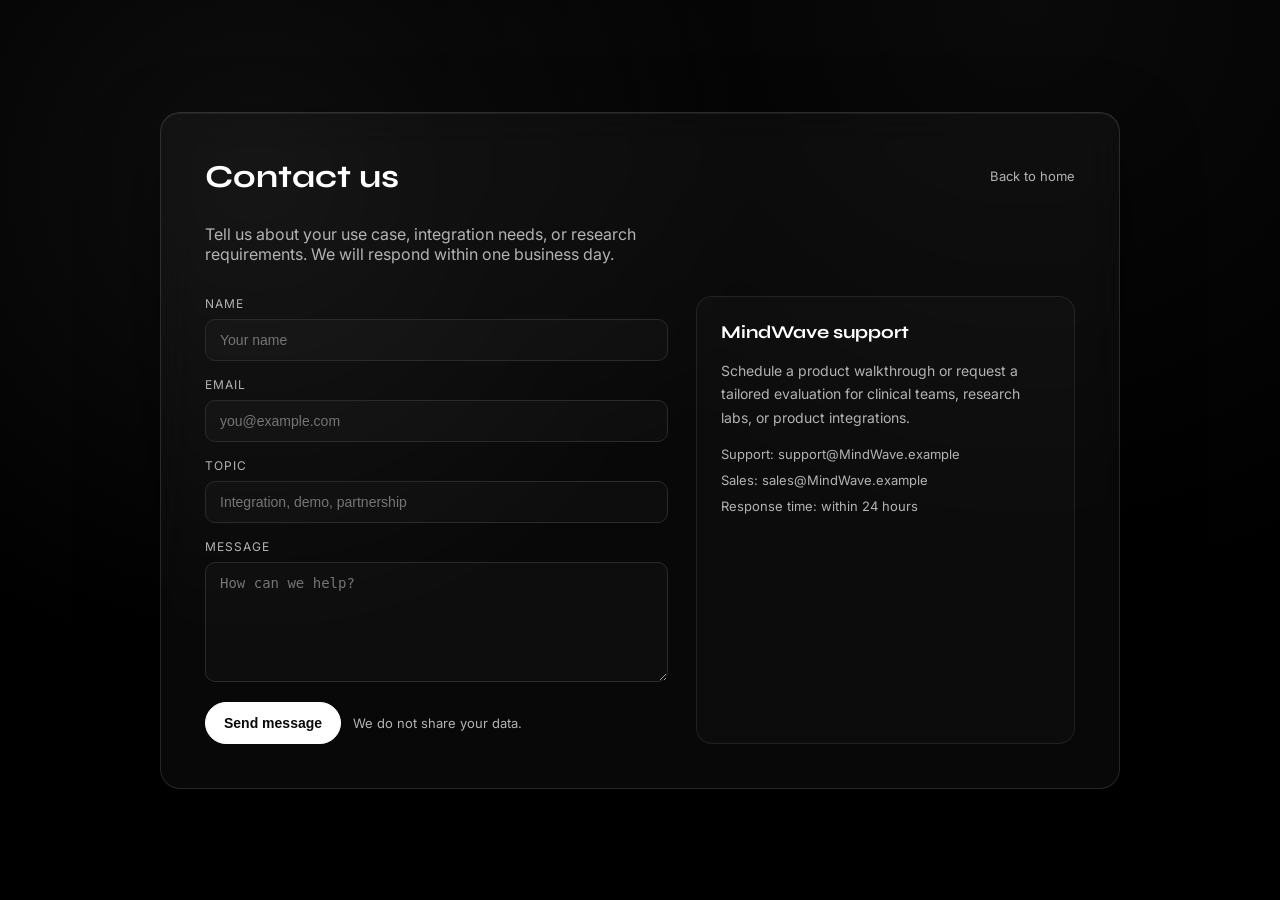
<file: templates/contact.html>
<!DOCTYPE html>
<html lang="en">
<head>
<meta charset="UTF-8">
<meta name="viewport" content="width=device-width, initial-scale=1.0">
<title>Contact - MindWave</title>
<link rel="preconnect" href="https://fonts.googleapis.com">
<link rel="preconnect" href="https://fonts.gstatic.com" crossorigin>
<link href="https://fonts.googleapis.com/css2?family=Inter:wght@300;400;500;600;700&family=Syne:wght@600;700&display=swap" rel="stylesheet">
<link rel="stylesheet" href="/static/css/contact.css">
</head>
<body class="contact-page">
  <main class="contact-shell">
    <section class="contact-card">
      <div class="contact-head">
        <h1>Contact us</h1>
        <a class="contact-back" href="/">Back to home</a>
      </div>
      <p class="contact-sub">Tell us about your use case, integration needs, or research requirements. We will respond within one business day.</p>
      <div class="contact-grid">
        <form class="contact-panel" onsubmit="return false;">
          <div class="contact-field">
            <label for="name">Name</label>
            <input id="name" type="text" placeholder="Your name" required>
          </div>
          <div class="contact-field">
            <label for="email">Email</label>
            <input id="email" type="email" placeholder="you@example.com" required>
          </div>
          <div class="contact-field">
            <label for="topic">Topic</label>
            <input id="topic" type="text" placeholder="Integration, demo, partnership" required>
          </div>
          <div class="contact-field">
            <label for="message">Message</label>
            <textarea id="message" placeholder="How can we help?" required></textarea>
          </div>
          <div class="contact-actions">
            <button class="contact-btn" type="submit">Send message</button>
            <span class="contact-secondary">We do not share your data.</span>
          </div>
        </form>
        <aside class="contact-info">
          <h3>MindWave support</h3>
          <p>Schedule a product walkthrough or request a tailored evaluation for clinical teams, research labs, or product integrations.</p>
          <div class="contact-list">
            <span>Support: support@MindWave.example</span>
            <span>Sales: sales@MindWave.example</span>
            <span>Response time: within 24 hours</span>
          </div>
        </aside>
      </div>
    </section>
  </main>
</body>
</html>
</file>
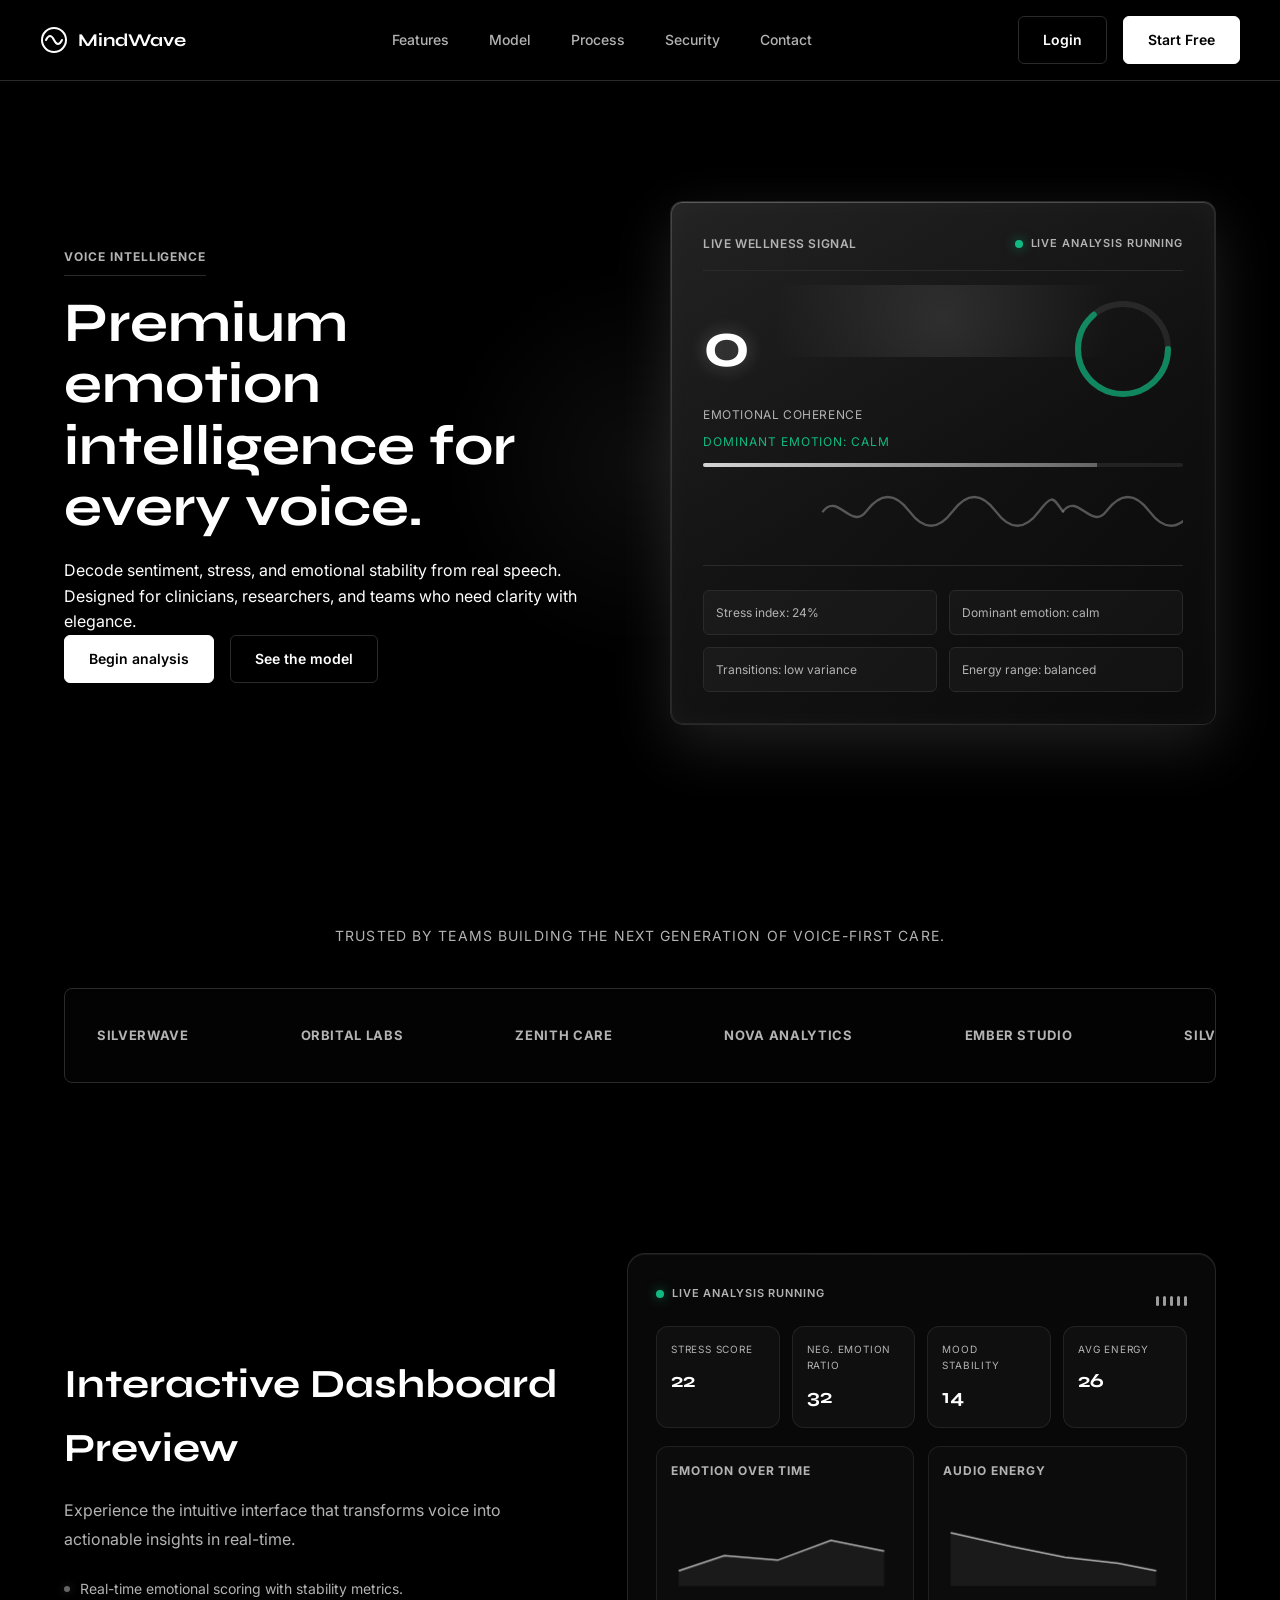
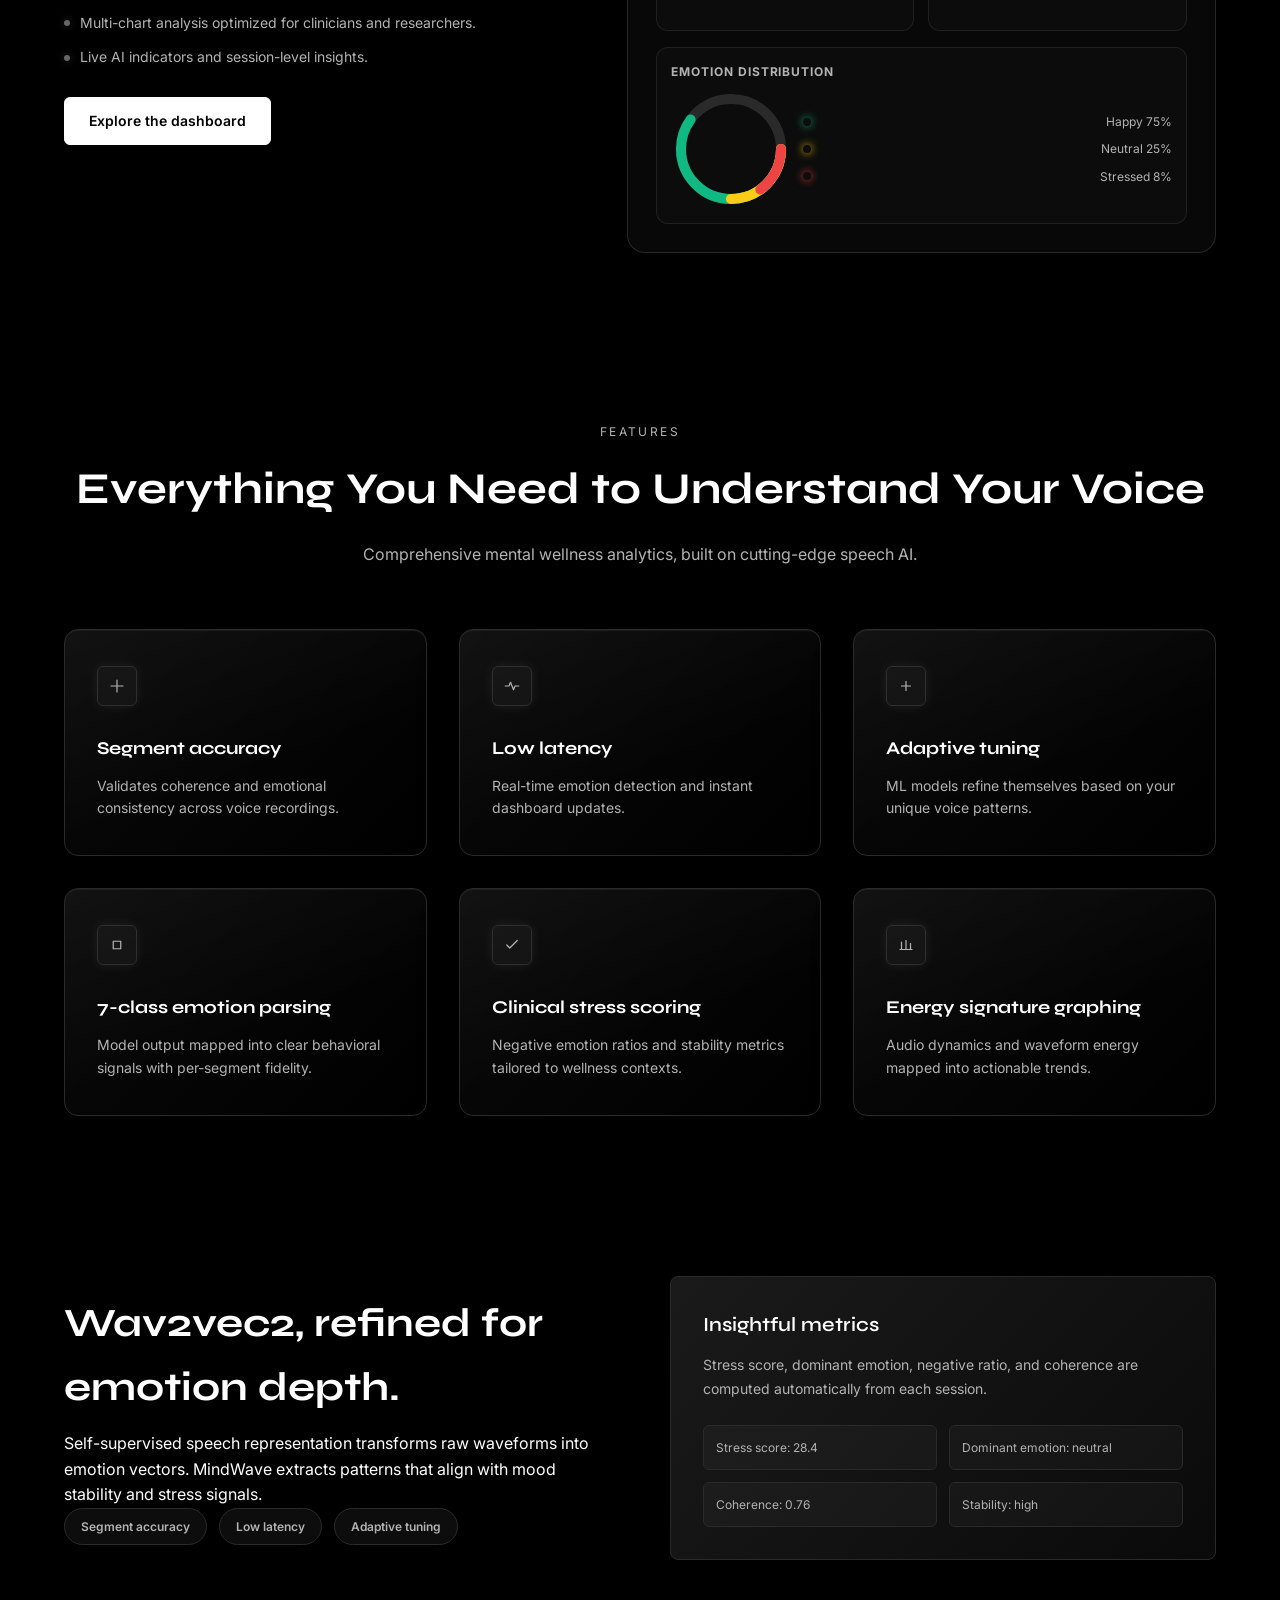
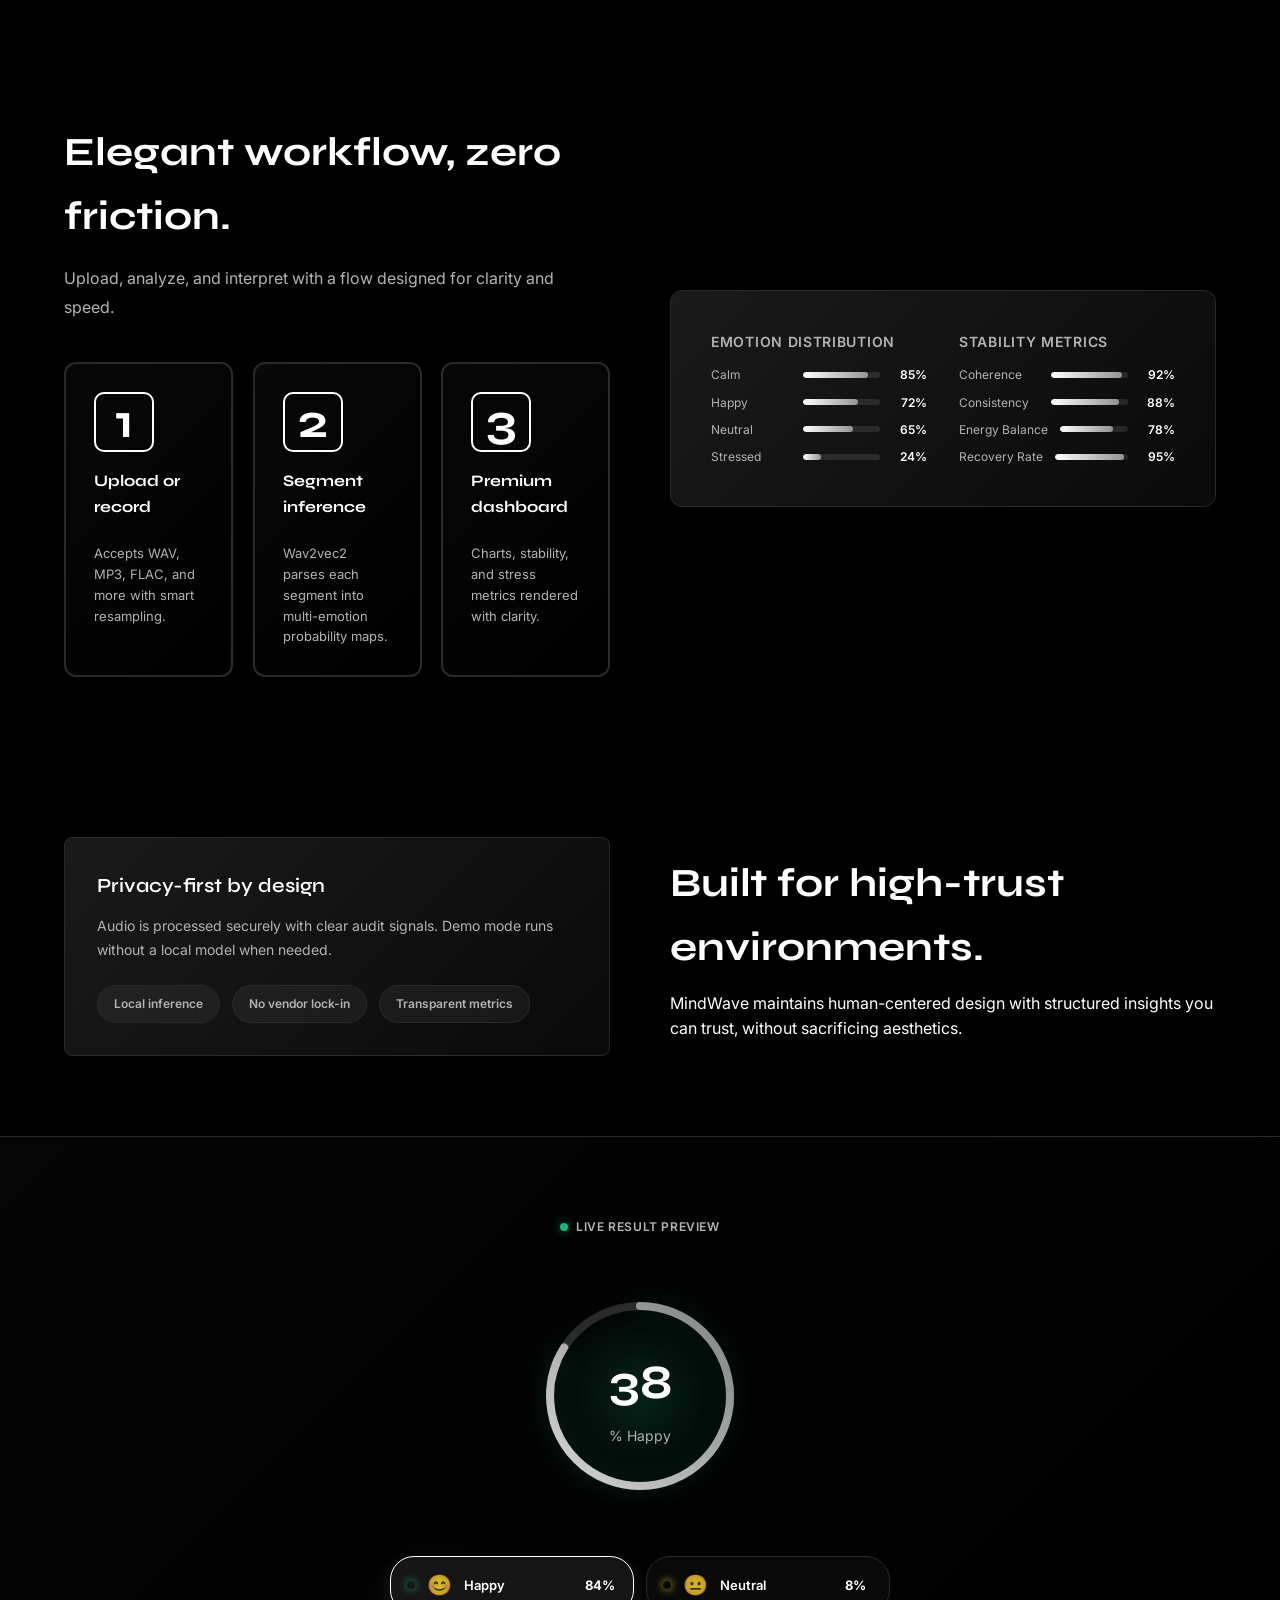
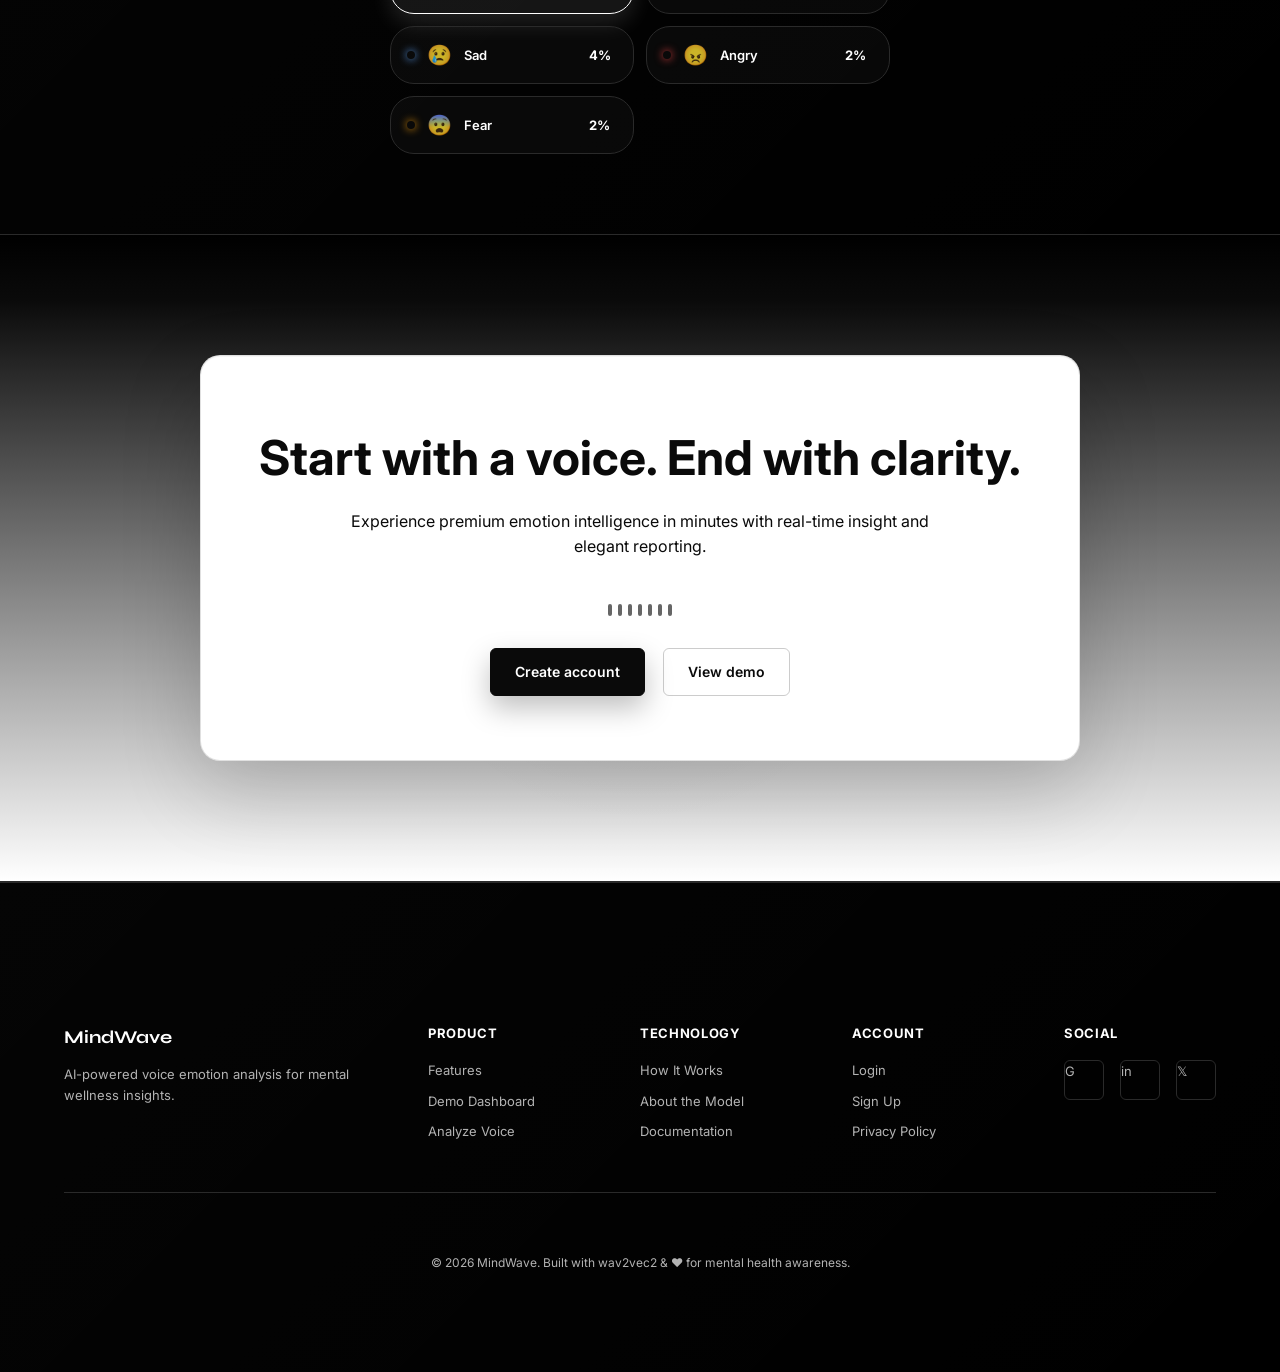
<file: templates/landing.html>
<!DOCTYPE html>
<html lang="en">
<head>
<meta charset="UTF-8">
<meta name="viewport" content="width=device-width, initial-scale=1.0">
<title>MindWave - Premium Voice Emotion Intelligence</title>
<link rel="preconnect" href="https://fonts.googleapis.com">
<link rel="preconnect" href="https://fonts.gstatic.com" crossorigin>
<link href="https://fonts.googleapis.com/css2?family=Inter:wght@300;400;500;600;700&family=Syne:wght@600;700&display=swap" rel="stylesheet">
<style>
* {
  margin: 0;
  padding: 0;
  box-sizing: border-box;
}

:root {
  --primary-bg: #000000;
  --secondary-bg: #0a0a0a;
  --tertiary-bg: #1a1a1a;
  --primary-text: #ffffff;
  --secondary-text: #b3b3b3;
  --accent: #ffffff;
  --border: #2a2a2a;
  --transition: all 0.3s cubic-bezier(0.4, 0, 0.2, 1);
}

body {
  font-family: 'Inter', sans-serif;
  background-color: var(--primary-bg);
  color: var(--primary-text);
  line-height: 1.6;
  overflow-x: hidden;
}

/* ============ ANIMATIONS ============ */
@keyframes fadeInUp {
  from {
    opacity: 0;
    transform: translateY(30px);
  }
  to {
    opacity: 1;
    transform: translateY(0);
  }
}

@keyframes fadeIn {
  from {
    opacity: 0;
  }
  to {
    opacity: 1;
  }
}

@keyframes slideInLeft {
  from {
    opacity: 0;
    transform: translateX(-40px);
  }
  to {
    opacity: 1;
    transform: translateX(0);
  }
}

@keyframes slideInRight {
  from {
    opacity: 0;
    transform: translateX(40px);
  }
  to {
    opacity: 1;
    transform: translateX(0);
  }
}

@keyframes scaleIn {
  from {
    opacity: 0;
    transform: scale(0.95);
  }
  to {
    opacity: 1;
    transform: scale(1);
  }
}

@keyframes float {
  0%, 100% {
    transform: translateY(0px);
  }
  50% {
    transform: translateY(-20px);
  }
}

@keyframes glow {
  0%, 100% {
    box-shadow: 0 0 20px rgba(255, 255, 255, 0.1);
  }
  50% {
    box-shadow: 0 0 40px rgba(255, 255, 255, 0.2);
  }
}

@keyframes shimmer {
  0% {
    background-position: -1000px 0;
  }
  100% {
    background-position: 1000px 0;
  }
}

@keyframes marquee {
  0% {
    transform: translateX(0);
  }
  100% {
    transform: translateX(-50%);
  }
}

@keyframes pulse {
  0%, 100% {
    opacity: 1;
  }
  50% {
    opacity: 0.5;
  }
}

@keyframes fadeInDown {
  from {
    opacity: 0;
    transform: translateY(-20px);
  }
  to {
    opacity: 1;
    transform: translateY(0);
  }
}

@keyframes slideUpIn {
  from {
    opacity: 0;
    transform: translateY(40px);
  }
  to {
    opacity: 1;
    transform: translateY(0);
  }
}

@keyframes scaleReveal {
  from {
    opacity: 0;
    transform: scale(0.96) translateY(30px);
  }
  to {
    opacity: 1;
    transform: scale(1) translateY(0);
  }
}

@keyframes staggerReveal {
  from {
    opacity: 0;
    transform: translateY(20px);
  }
  to {
    opacity: 1;
    transform: translateY(0);
  }
}

@keyframes countUp {
  from {
    opacity: 0;
  }
  to {
    opacity: 1;
  }
}

@keyframes glowPulse {
  0%, 100% {
    box-shadow: 0 0 20px rgba(255, 255, 255, 0.2), inset 0 0 20px rgba(255, 255, 255, 0.05);
  }
  50% {
    box-shadow: 0 0 40px rgba(255, 255, 255, 0.4), inset 0 0 20px rgba(255, 255, 255, 0.1);
  }
}

@keyframes hoverFloat {
  0%, 100% {
    transform: translateY(0px);
  }
  50% {
    transform: translateY(-8px);
  }
}

@keyframes workflowProgressLine {
  from {
    height: 0;
  }
  to {
    height: 100%;
  }
}

@keyframes progressBarFill {
  from {
    width: 0;
  }
  to {
    width: var(--width, 100%);
  }
}

@keyframes shimmerSweep {
  0% { transform: translateX(-120%); }
  100% { transform: translateX(120%); }
}

@keyframes waveSlide {
  0% { transform: translateX(0); }
  100% { transform: translateX(-200px); }
}

@keyframes ctaBar {
  0%, 100% { height: 10px; opacity: 0.6; }
  50% { height: 22px; opacity: 1; }
}

@keyframes heroTitleIn {
  0% {
    opacity: 0;
    transform: translateY(24px);
    letter-spacing: 0.02em;
  }
  100% {
    opacity: 1;
    transform: translateY(0);
    letter-spacing: 0;
  }
}

@keyframes heroSubIn {
  0% {
    opacity: 0;
    transform: translateY(18px);
  }
  100% {
    opacity: 1;
    transform: translateY(0);
  }
}

@keyframes drawLine {
  from {
    stroke-dashoffset: 1000;
  }
  to {
    stroke-dashoffset: 0;
  }
}

@keyframes circleRing {
  from {
    stroke-dashoffset: 565;
  }
  to {
    stroke-dashoffset: 0;
  }
}

@keyframes countUpAnimation {
  from {
    opacity: 0;
  }
  to {
    opacity: 1;
  }
}

@keyframes shimmerLoad {
  0% {
    background-position: -1000px 0;
  }
  100% {
    background-position: 1000px 0;
  }
}

/* ============ UTILITY CLASSES ============ */
.animate-in {
  animation: fadeInUp 0.6s ease-out forwards;
  opacity: 0;
}

[data-animate] {
  opacity: 0;
  animation: fadeInUp 0.6s ease-out forwards;
}

[data-animate][data-delay="0.05s"] {
  animation-delay: 0.05s;
}

[data-animate][data-delay="0.1s"] {
  animation-delay: 0.1s;
}

[data-animate][data-delay="0.15s"] {
  animation-delay: 0.15s;
}

[data-animate][data-delay="0.2s"] {
  animation-delay: 0.2s;
}

.observe-element {
  opacity: 0;
}

.observe-element.in-view {
  animation: scaleReveal 0.7s cubic-bezier(0.34, 1.56, 0.64, 1) forwards;
}

.observe-element.in-view[data-delay="0.1s"] {
  animation-delay: 0.1s;
}

.observe-element.in-view[data-delay="0.2s"] {
  animation-delay: 0.2s;
}

.observe-element.in-view[data-delay="0.3s"] {
  animation-delay: 0.3s;
}

.stagger-item {
  opacity: 0;
}

.stagger-item.in-view {
  animation: staggerReveal 0.6s ease-out forwards;
}

.stagger-item.in-view:nth-child(1) {
  animation-delay: 0s;
}

.stagger-item.in-view:nth-child(2) {
  animation-delay: 0.1s;
}

.stagger-item.in-view:nth-child(3) {
  animation-delay: 0.2s;
}

.stagger-item.in-view:nth-child(4) {
  animation-delay: 0.3s;
}

.stagger-item.in-view:nth-child(5) {
  animation-delay: 0.4s;
}

.stagger-item.in-view:nth-child(6) {
  animation-delay: 0.5s;
}

/* ============ LAYOUT ============ */
.lp-container {
  max-width: 1200px;
  margin: 0 auto;
  padding: 0 24px;
}

/* ============ NAVIGATION ============ */
.lp-nav {
  position: sticky;
  top: 0;
  z-index: 100;
  background: rgba(0, 0, 0, 0.95);
  backdrop-filter: blur(10px);
  border-bottom: 1px solid var(--border);
  transition: var(--transition);
}

.lp-nav:hover {
  border-bottom-color: var(--secondary-text);
}

.lp-nav-inner {
  display: flex;
  justify-content: space-between;
  align-items: center;
  padding: 16px 0;
}

.lp-brand {
  display: flex;
  align-items: center;
  gap: 10px;
  text-decoration: none;
  color: var(--primary-text);
  font-weight: 700;
  font-size: 18px;
  transition: var(--transition);
  font-family: 'Syne', sans-serif;
}

.lp-brand:hover {
  opacity: 0.8;
}

.lp-brand svg {
  animation: float 3s ease-in-out infinite;
}

.lp-nav-links {
  display: flex;
  gap: 40px;
  align-items: center;
}

.lp-nav-links a {
  color: var(--secondary-text);
  text-decoration: none;
  font-size: 14px;
  font-weight: 500;
  transition: var(--transition);
  position: relative;
}

.lp-nav-links a::after {
  content: '';
  position: absolute;
  bottom: -4px;
  left: 0;
  width: 0;
  height: 1px;
  background: var(--accent);
  transition: width 0.3s ease;
}

.lp-nav-links a:hover {
  color: var(--primary-text);
}

.lp-nav-links a:hover::after {
  width: 100%;
}

.lp-actions {
  display: flex;
  gap: 16px;
  align-items: center;
}

/* ============ BUTTONS ============ */
.lp-btn {
  display: inline-block;
  padding: 12px 24px;
  border-radius: 6px;
  text-decoration: none;
  font-weight: 600;
  font-size: 14px;
  transition: all 0.3s cubic-bezier(0.34, 1.56, 0.64, 1);
  border: 1px solid var(--border);
  background: transparent;
  color: var(--primary-text);
  cursor: pointer;
  position: relative;
  overflow: hidden;
}

.lp-btn::before {
  content: '';
  position: absolute;
  top: 0;
  left: -100%;
  width: 100%;
  height: 100%;
  background: var(--tertiary-bg);
  transition: left 0.3s ease;
  z-index: -1;
}

.lp-btn:hover {
  transform: scale(1.05);
  box-shadow: 0 8px 20px rgba(255, 255, 255, 0.1);
}

.lp-btn:hover::before {
  left: 0;
}

.lp-btn:hover {
  border-color: var(--primary-text);
  color: var(--primary-text);
}

.lp-btn.primary {
  background: var(--accent);
  color: var(--primary-bg);
  border-color: var(--accent);
}

.lp-btn.primary::before {
  background: rgba(255, 255, 255, 0.9);
}

.lp-btn.primary:hover {
  transform: translateY(-2px);
  box-shadow: 0 10px 25px rgba(255, 255, 255, 0.15);
}

/* ============ HERO SECTION ============ */
.lp-hero {
  padding: 120px 0;
  position: relative;
  z-index: 5;
  overflow: visible;
}

.lp-hero::before {
  content: '';
  position: absolute;
  top: 50%;
  left: 50%;
  transform: translate(-50%, -50%);
  width: 400px;
  height: 400px;
  background: radial-gradient(circle, rgba(255, 255, 255, 0.05) 0%, transparent 70%);
  border-radius: 50%;
  pointer-events: none;
}

.lp-hero-grid {
  display: grid;
  grid-template-columns: 1fr 1fr;
  gap: 60px;
  align-items: center;
  overflow: visible;
}

.lp-hero > div:first-child {
  z-index: 10;
  position: relative;
}

.lp-eyebrow {
  display: inline-block;
  font-size: 12px;
  font-weight: 700;
  letter-spacing: 0.08em;
  text-transform: uppercase;
  color: var(--secondary-text);
  margin-bottom: 16px;
  padding-bottom: 8px;
  border-bottom: 1px solid var(--border);
  animation: slideInLeft 0.8s ease-out;
}

.lp-hero h1 {
  font-size: 56px;
  font-weight: 700;
  line-height: 1.1;
  margin-bottom: 20px;
  font-family: 'Syne', sans-serif;
  color: var(--primary-text);
  animation: fadeInUp 0.8s ease-out 0.1s backwards;
}

.lp-hero-title {
  display: inline-block;
  position: relative;
  transition: transform 0.3s ease, text-shadow 0.3s ease;
}

.lp-hero-sub {
  display: inline-block;
  position: relative;
  transition: transform 0.3s ease, opacity 0.3s ease;
}

.lp-hero-title::after {
  content: '';
  position: absolute;
  left: 0;
  bottom: -6px;
  width: 100%;
  height: 2px;
  background: var(--primary-text);
  transform: scaleX(0);
  transform-origin: left;
  transition: transform 0.35s ease;
}

.lp-hero-title:hover {
  transform: translateY(-2px);
  text-shadow: 0 8px 24px rgba(255, 255, 255, 0.2);
}

.lp-hero-title:hover::after {
  transform: scaleX(1);
}

.lp-hero-sub:hover {
  transform: translateY(-2px);
  opacity: 1;
}

.lp-hero > div:first-child > p {
  font-size: 16px;
  color: var(--secondary-text);
  margin-bottom: 30px;
  max-width: 500px;
  line-height: 1.8;
  animation: fadeInUp 0.8s ease-out 0.2s backwards;
}

.lp-hero-actions {
  display: flex;
  gap: 16px;
  animation: fadeInUp 0.8s ease-out 0.3s backwards;
}

/* ============ HERO CARD ============ */
.lp-hero-card {
  background: linear-gradient(160deg, rgba(255, 255, 255, 0.04) 0%, rgba(0, 0, 0, 0.02) 55%),
              linear-gradient(135deg, var(--tertiary-bg) 0%, var(--secondary-bg) 100%);
  border: 1px solid var(--border);
  border-radius: 12px;
  padding: 32px;
  backdrop-filter: blur(10px);
  position: relative;
  animation: slideInRight 0.8s ease-out 0.2s backwards, hoverFloat 4s ease-in-out infinite;
  box-shadow: 0 20px 60px rgba(255, 255, 255, 0.12), inset 0 1px 0 rgba(255, 255, 255, 0.12), inset 0 0 30px rgba(255, 255, 255, 0.03);
  animation-delay: 0.2s, 0s;
  transition: all 0.3s ease;
}

.lp-hero-card:hover {
  transform: translateY(-6px);
  border-color: var(--primary-text);
  box-shadow: 0 26px 70px rgba(255, 255, 255, 0.16), inset 0 1px 0 rgba(255, 255, 255, 0.12);
}

.lp-hero-card::after {
  content: '';
  position: absolute;
  inset: 0;
  border-radius: 12px;
  padding: 1px;
  background: linear-gradient(135deg, rgba(255, 255, 255, 0.25) 0%, rgba(255, 255, 255, 0) 70%);
  -webkit-mask: linear-gradient(#fff 0 0) content-box, linear-gradient(#fff 0 0);
  -webkit-mask-composite: xor;
  mask-composite: exclude;
  opacity: 0.6;
  pointer-events: none;
}

.lp-hero-card::before {
  content: '';
  position: absolute;
  top: -50%;
  right: -50%;
  width: 200px;
  height: 200px;
  background: radial-gradient(circle, rgba(255, 255, 255, 0.1) 0%, transparent 70%);
  border-radius: 50%;
  animation: float 6s ease-in-out infinite;
  z-index: 1;
}

.lp-hero-card::after {
  content: '';
  position: absolute;
  inset: 0;
  border-radius: 12px;
  padding: 1px;
  background: linear-gradient(135deg, rgba(255, 255, 255, 0.3) 0%, rgba(255, 255, 255, 0) 100%);
  -webkit-mask: linear-gradient(#fff 0 0) content-box, linear-gradient(#fff 0 0);
  -webkit-mask-composite: xor;
  mask-composite: exclude;
  opacity: 0.5;
  pointer-events: none;
}

.lp-hero-card > * {
  position: relative;
  z-index: 2;
}

.lp-card-header {
  display: flex;
  justify-content: space-between;
  margin-bottom: 24px;
  font-size: 12px;
  color: var(--secondary-text);
  font-weight: 600;
  text-transform: uppercase;
  letter-spacing: 0.05em;
  padding-bottom: 16px;
  border-bottom: 1px solid var(--border);
}

.lp-live-status {
  display: inline-flex;
  align-items: center;
  gap: 8px;
  font-size: 11px;
  font-weight: 600;
  color: var(--secondary-text);
  text-transform: uppercase;
  letter-spacing: 0.08em;
}

.lp-live-dot {
  width: 8px;
  height: 8px;
  border-radius: 50%;
  background: #10b981;
  box-shadow: 0 0 12px rgba(16, 185, 129, 0.6);
  animation: pulse 1.6s ease-in-out infinite;
}

.lp-card-metric {
  margin-bottom: 24px;
  padding-bottom: 24px;
  border-bottom: 1px solid var(--border);
  position: relative;
}

.lp-card-metric span {
  display: block;
  font-size: 64px;
  font-weight: 700;
  color: var(--accent);
  font-family: 'Syne', sans-serif;
  text-shadow: 0 0 18px rgba(255, 255, 255, 0.25);
}

.lp-metric-bar {
  height: 4px;
  width: 100%;
  background: rgba(255, 255, 255, 0.08);
  border-radius: 999px;
  overflow: hidden;
  margin-top: 12px;
}

.lp-metric-bar-fill {
  height: 100%;
  width: 0;
  background: linear-gradient(90deg, rgba(255, 255, 255, 0.8) 0%, rgba(255, 255, 255, 0.3) 100%);
  animation: progressBarFill 1.1s ease-out forwards;
  --width: 82%;
}

.lp-metric-glow {
  position: absolute;
  inset: -10px 0 auto 0;
  height: 72px;
  background: radial-gradient(circle, rgba(255, 255, 255, 0.12) 0%, transparent 70%);
  pointer-events: none;
  opacity: 0.8;
}

.lp-metric-arc {
  position: absolute;
  top: -6px;
  right: 0;
  width: 120px;
  height: 120px;
  opacity: 0.7;
}

.lp-arc-track {
  fill: none;
  stroke: rgba(255, 255, 255, 0.12);
  stroke-width: 6;
}

.lp-arc-fill {
  fill: none;
  stroke: #10b981;
  stroke-width: 6;
  stroke-linecap: round;
  stroke-dasharray: 0 283;
  transition: stroke-dasharray 1.2s ease;
}

.lp-hero-card.is-loaded .lp-arc-fill {
  stroke-dasharray: 180 283;
}

.lp-waveform {
  width: 100%;
  height: 48px;
  margin-top: 18px;
  opacity: 0.45;
  overflow: hidden;
}

.lp-wave-track {
  animation: waveSlide 6s linear infinite;
}

.lp-wave-path {
  fill: none;
  stroke: rgba(255, 255, 255, 0.65);
  stroke-width: 2;
  stroke-linecap: round;
}

.lp-card-shimmer {
  position: absolute;
  inset: 0;
  background: linear-gradient(110deg, rgba(255, 255, 255, 0) 20%, rgba(255, 255, 255, 0.08) 45%, rgba(255, 255, 255, 0) 70%);
  transform: translateX(-120%);
  animation: shimmerSweep 1s ease-in-out 0.1s forwards;
  border-radius: 12px;
  pointer-events: none;
  opacity: 0.8;
}

.lp-dominant-label {
  font-size: 12px;
  color: #10b981;
  margin-top: 8px;
  text-transform: uppercase;
  letter-spacing: 0.08em;
}

.lp-hero-card.is-loaded .lp-card-shimmer {
  opacity: 0;
  animation: none;
}

.lp-card-metric small {
  display: block;
  font-size: 12px;
  color: var(--secondary-text);
  margin-top: 8px;
  text-transform: uppercase;
  letter-spacing: 0.05em;
}

.lp-mini-grid {
  display: grid;
  grid-template-columns: repeat(2, 1fr);
  gap: 12px;
}

.lp-mini {
  padding: 14px 12px;
  border-radius: 8px;
  background: rgba(255, 255, 255, 0.03);
  border: 1px solid var(--border);
  font-size: 12px;
  color: var(--secondary-text);
  transition: all 0.3s ease-out;
  opacity: 0;
  animation: staggerReveal 0.5s ease-out forwards;
}

.lp-mini:nth-child(1) {
  animation-delay: 0.3s;
}

.lp-mini:nth-child(2) {
  animation-delay: 0.4s;
}

.lp-mini:nth-child(3) {
  animation-delay: 0.5s;
}

.lp-mini:nth-child(4) {
  animation-delay: 0.6s;
}

.lp-mini {
  padding: 12px;
  background: rgba(255, 255, 255, 0.03);
  border: 1px solid var(--border);
  border-radius: 6px;
  font-size: 12px;
  color: var(--secondary-text);
  transition: var(--transition);
}

.lp-mini:hover {
  background: rgba(255, 255, 255, 0.06);
  border-color: var(--accent);
}

/* ============ LOGOS SECTION ============ */
.lp-section {
  padding: 80px 0;
  position: relative;
  z-index: 1;
}

.lp-section > .lp-container > p:first-child {
  text-align: center;
  color: var(--secondary-text);
  font-size: 14px;
  margin-bottom: 40px;
  text-transform: uppercase;
  letter-spacing: 0.08em;
}

.lp-logos {
  overflow: hidden;
  background: rgba(255, 255, 255, 0.01);
  border: 1px solid var(--border);
  border-radius: 8px;
  padding: 20px 0;
}

.lp-logos-wrapper {
  display: flex;
  animation: marquee 30s linear infinite;
  gap: 48px;
}

.lp-logos-wrapper:hover {
  animation-play-state: paused;
}

.lp-logo {
  padding: 16px 32px;
  text-align: center;
  font-size: 13px;
  font-weight: 700;
  color: var(--secondary-text);
  transition: var(--transition);
  white-space: nowrap;
  letter-spacing: 0.05em;
  flex-shrink: 0;
}

.lp-logo:hover {
  color: var(--primary-text);
  text-shadow: 0 0 20px rgba(255, 255, 255, 0.3);
}

/* ============ FEATURES SECTION ============ */
.lp-section h2 {
  font-size: 40px;
  font-weight: 700;
  margin-bottom: 12px;
  font-family: 'Syne', sans-serif;
}

#features {
  position: relative;
  z-index: 2;
}

.lp-section > .lp-container > p:nth-of-type(2) {
  font-size: 16px;
  color: var(--secondary-text);
  margin-bottom: 48px;
  max-width: 500px;
}

.lp-feature-grid {
  display: grid;
  grid-template-columns: repeat(3, 1fr);
  gap: 32px;
}

.lp-feature {
  padding: 36px 32px;
  border: 1px solid var(--border);
  border-radius: 14px;
  transition: all 0.3s ease;
  text-align: left;
  position: relative;
  background: linear-gradient(135deg, rgba(255, 255, 255, 0.04) 0%, rgba(0, 0, 0, 0) 100%);
  box-shadow: 0 18px 40px rgba(0, 0, 0, 0.25), inset 0 1px 0 rgba(255, 255, 255, 0.06);
  backdrop-filter: blur(10px);
  opacity: 1;
  min-height: 210px;
  display: flex;
  flex-direction: column;
  gap: 12px;
}

.lp-feature::after {
  content: '';
  position: absolute;
  inset: 0;
  border-radius: 14px;
  background: linear-gradient(160deg, rgba(255, 255, 255, 0.07) 0%, transparent 60%);
  opacity: 0.5;
  pointer-events: none;
}

.lp-feature::before {
  content: '';
  position: absolute;
  top: 0;
  left: 0;
  right: 0;
  height: 2px;
  background: linear-gradient(90deg, var(--accent) 0%, transparent 100%);
  opacity: 0;
  transition: opacity 0.3s ease;
}

.lp-feature:hover::before {
  opacity: 1;
}

.lp-feature:hover {
  transform: translateY(-6px) scale(1.02);
  border-color: var(--accent);
  box-shadow: 0 24px 60px rgba(0, 0, 0, 0.35), inset 0 1px 0 rgba(255, 255, 255, 0.12);
}


.lp-feature-icon {
  width: 40px;
  height: 40px;
  display: grid;
  place-items: center;
  border-radius: 10px;
  border: 1px solid var(--border);
  color: var(--secondary-text);
  background: rgba(255, 255, 255, 0.03);
  box-shadow: 0 0 12px rgba(255, 255, 255, 0.08);
  transition: transform 0.3s ease, color 0.3s ease, border 0.3s ease;
}

.lp-feature:hover .lp-feature-icon {
  transform: translateY(-2px) scale(1.05);
  color: var(--primary-text);
  border-color: var(--accent);
}

.lp-feature-title {
  font-size: 18px;
  font-weight: 700;
  color: var(--primary-text);
  font-family: 'Syne', sans-serif;
}

.lp-feature-desc {
  font-size: 14px;
  color: var(--secondary-text);
  line-height: 1.6;
}

.stagger-item {
  opacity: 0;
  transform: translateY(18px);
  transition: opacity 0.6s ease, transform 0.6s ease;
}

.stagger-item.in-view {
  opacity: 1;
  transform: translateY(0);
}

.lp-feature-icon {
  width: 40px;
  height: 40px;
  display: flex;
  align-items: center;
  justify-content: center;
  border: 1px solid var(--border);
  border-radius: 6px;
  margin-bottom: 16px;
  color: var(--secondary-text);
  transition: var(--transition);
}

.lp-feature:hover .lp-feature-icon {
  background: var(--accent);
  color: var(--primary-bg);
  border-color: var(--accent);
}

/* ============ MODEL SECTION ============ */
.lp-split {
  display: grid;
  grid-template-columns: 1fr 1fr;
  gap: 60px;
  align-items: center;
}

.lp-panel {
  background: linear-gradient(135deg, var(--tertiary-bg) 0%, var(--secondary-bg) 100%);
  border: 1px solid var(--border);
  border-radius: 8px;
  padding: 32px;
  backdrop-filter: blur(10px);
}

.lp-panel h3 {
  font-size: 20px;
  font-weight: 600;
  margin-bottom: 12px;
  font-family: 'Syne', sans-serif;
}

.lp-panel p {
  font-size: 14px;
  color: var(--secondary-text);
  margin-bottom: 24px;
  line-height: 1.7;
}

.lp-badges {
  display: flex;
  flex-wrap: wrap;
  gap: 12px;
}

.lp-badge {
  display: inline-block;
  padding: 8px 16px;
  background: rgba(255, 255, 255, 0.05);
  border: 1px solid var(--border);
  border-radius: 20px;
  font-size: 12px;
  color: var(--secondary-text);
  font-weight: 600;
  transition: var(--transition);
}

.lp-badge:hover {
  background: rgba(255, 255, 255, 0.1);
  border-color: var(--accent);
  color: var(--accent);
}

/* ============ WORKFLOW SECTION ============ */
.lp-workflow {
  display: grid;
  grid-template-columns: 1fr 1fr;
  gap: 60px;
  align-items: center;
}

.lp-workflow-content h2 {
  font-size: 40px;
  font-weight: 700;
  margin-bottom: 16px;
  font-family: 'Syne', sans-serif;
}

.lp-workflow-content > p {
  font-size: 16px;
  color: var(--secondary-text);
  margin-bottom: 40px;
  max-width: 500px;
  line-height: 1.8;
}

.lp-steps {
  display: grid;
  grid-template-columns: repeat(3, 1fr);
  gap: 20px;
}

.lp-step {
  display: flex;
  flex-direction: column;
  gap: 16px;
  padding: 28px;
  border: 2px solid var(--border);
  border-radius: 12px;
  transition: all 0.3s cubic-bezier(0.34, 1.56, 0.64, 1);
  background: linear-gradient(135deg, rgba(255, 255, 255, 0.03) 0%, rgba(0, 0, 0, 0) 100%);
  position: relative;
  overflow: hidden;
  opacity: 0;
}

.lp-step.step-active {
  animation: scaleReveal 0.6s cubic-bezier(0.34, 1.56, 0.64, 1) forwards;
}

.lp-step.step-active.active-1 {
  animation-delay: 0s;
}

.lp-step.step-active.active-2 {
  animation-delay: 0.15s;
}

.lp-step.step-active.active-3 {
  animation-delay: 0.3s;
}

.lp-step::before {
  content: '';
  position: absolute;
  top: 0;
  left: 0;
  right: 0;
  height: 2px;
  background: linear-gradient(90deg, var(--accent) 0%, transparent 100%);
  opacity: 0;
  transition: opacity 0.3s ease;
}

.lp-step:hover::before {
  opacity: 1;
}

.lp-step:hover {
  border-color: var(--accent);
  background: linear-gradient(135deg, rgba(255, 255, 255, 0.08) 0%, rgba(0, 0, 0, 0) 100%);
  transform: translateY(-8px);
  box-shadow: 0 20px 40px rgba(255, 255, 255, 0.1), inset 0 1px 0 rgba(255, 255, 255, 0.1);
}

.lp-step > span {
  font-size: 48px;
  font-weight: 700;
  font-family: 'Syne', sans-serif;
  color: var(--accent);
  line-height: 1;
  display: flex;
  align-items: center;
  justify-content: center;
  width: 60px;
  height: 60px;
  border: 2px solid var(--accent);
  border-radius: 10px;
  transition: all 0.3s cubic-bezier(0.34, 1.56, 0.64, 1);
}

.lp-step:hover > span {
  background: var(--accent);
  color: var(--primary-bg);
  transform: scale(1.15) rotate(5deg);
}

.lp-step h3 {
  font-size: 16px;
  font-weight: 700;
  margin-bottom: 8px;
  font-family: 'Syne', sans-serif;
  color: var(--primary-text);
}

.lp-step p {
  font-size: 13px;
  color: var(--secondary-text);
  line-height: 1.6;
}

/* ============ CHARTS SECTION ============ */
.lp-charts {
  background: linear-gradient(135deg, var(--tertiary-bg) 0%, var(--secondary-bg) 100%);
  border: 1px solid var(--border);
  border-radius: 12px;
  padding: 40px;
  backdrop-filter: blur(10px);
}

.lp-charts-grid {
  display: grid;
  grid-template-columns: repeat(2, 1fr);
  gap: 32px;
}

.lp-chart-item {
  display: flex;
  flex-direction: column;
  gap: 12px;
}

.lp-chart-item h4 {
  font-size: 14px;
  font-weight: 600;
  color: var(--secondary-text);
  text-transform: uppercase;
  letter-spacing: 0.05em;
}

.lp-chart-bars {
  display: flex;
  flex-direction: column;
  gap: 8px;
}

.lp-bar-item {
  display: flex;
  align-items: center;
  gap: 12px;
}

.lp-bar-label {
  font-size: 12px;
  color: var(--secondary-text);
  min-width: 80px;
}

.lp-bar {
  flex: 1;
  height: 6px;
  background: rgba(255, 255, 255, 0.1);
  border-radius: 3px;
  overflow: hidden;
  position: relative;
}

.lp-bar-fill {
  height: 100%;
  background: linear-gradient(90deg, var(--accent) 0%, rgba(255, 255, 255, 0.5) 100%);
  border-radius: 3px;
  animation: progressBarFill 1s ease-out forwards;
  will-change: width;
}

.lp-bar-value {
  font-size: 12px;
  color: var(--accent);
  font-weight: 600;
  min-width: 35px;
  text-align: right;
}

/* ============ DASHBOARD PREVIEW ============ */
.lp-preview {
  padding: 90px 0;
}

.lp-preview-grid {
  display: grid;
  grid-template-columns: 1.05fr 1.2fr;
  gap: 48px;
  align-items: center;
}

.lp-preview-text h2 {
  font-size: 40px;
  margin-bottom: 16px;
  font-family: 'Syne', sans-serif;
}

.lp-preview-text p {
  color: var(--secondary-text);
  max-width: 520px;
  margin-bottom: 24px;
  line-height: 1.8;
}

.lp-preview-list {
  display: grid;
  gap: 12px;
  margin-bottom: 28px;
}

.lp-preview-item {
  display: flex;
  align-items: center;
  gap: 10px;
  color: var(--secondary-text);
  font-size: 14px;
}

.lp-preview-item span {
  width: 6px;
  height: 6px;
  border-radius: 50%;
  background: rgba(255, 255, 255, 0.4);
  box-shadow: 0 0 8px rgba(255, 255, 255, 0.2);
}

.lp-preview-card {
  position: relative;
  padding: 28px;
  border-radius: 18px;
  background: rgba(255, 255, 255, 0.03);
  border: 1px solid rgba(255, 255, 255, 0.12);
  box-shadow: 0 30px 80px rgba(0, 0, 0, 0.45), inset 0 1px 0 rgba(255, 255, 255, 0.06);
  backdrop-filter: blur(18px);
  overflow: hidden;
  animation: hoverFloat 6s ease-in-out infinite;
}

.lp-preview-glow {
  position: absolute;
  inset: -40% 10% auto 10%;
  height: 240px;
  background: radial-gradient(circle, rgba(255, 255, 255, 0.08) 0%, transparent 70%);
  pointer-events: none;
}

.lp-preview-header {
  display: flex;
  align-items: center;
  justify-content: space-between;
  margin-bottom: 20px;
}

.lp-live-pill {
  display: inline-flex;
  align-items: center;
  gap: 8px;
  font-size: 11px;
  font-weight: 600;
  color: var(--secondary-text);
  text-transform: uppercase;
  letter-spacing: 0.08em;
}

.lp-live-dot {
  width: 8px;
  height: 8px;
  border-radius: 50%;
  background: #10b981;
  box-shadow: 0 0 12px rgba(16, 185, 129, 0.6);
  animation: pulse 1.8s ease-in-out infinite;
}

.lp-preview-metrics {
  display: grid;
  grid-template-columns: repeat(4, minmax(0, 1fr));
  gap: 12px;
  margin-bottom: 18px;
}

.lp-preview-metric {
  padding: 14px;
  border-radius: 12px;
  background: rgba(255, 255, 255, 0.03);
  border: 1px solid rgba(255, 255, 255, 0.08);
  transition: transform 0.3s ease, border 0.3s ease, box-shadow 0.3s ease;
}

.lp-preview-metric:hover {
  transform: translateY(-4px);
  border-color: rgba(255, 255, 255, 0.3);
  box-shadow: 0 16px 30px rgba(0, 0, 0, 0.35);
}

.lp-preview-label {
  font-size: 10px;
  text-transform: uppercase;
  letter-spacing: 0.08em;
  color: var(--secondary-text);
  margin-bottom: 8px;
}

.lp-preview-value {
  font-size: 20px;
  font-weight: 700;
  color: var(--primary-text);
  font-family: 'Syne', sans-serif;
}

.lp-preview-charts {
  display: grid;
  grid-template-columns: 1fr 1fr;
  gap: 14px;
  margin-bottom: 16px;
}

.lp-preview-panel {
  border-radius: 12px;
  padding: 14px;
  background: rgba(255, 255, 255, 0.02);
  border: 1px solid rgba(255, 255, 255, 0.08);
}

.lp-preview-panel h4 {
  font-size: 12px;
  color: var(--secondary-text);
  margin-bottom: 8px;
  text-transform: uppercase;
  letter-spacing: 0.08em;
}

.lp-preview-chart {
  width: 100%;
  height: 120px;
}

.lp-chart-line {
  fill: none;
  stroke: rgba(255, 255, 255, 0.7);
  stroke-width: 2;
  stroke-dasharray: 320;
  stroke-dashoffset: 320;
}

.in-view .lp-chart-line {
  animation: drawLine 1.4s ease-out forwards;
}

.lp-chart-area {
  fill: rgba(255, 255, 255, 0.06);
  opacity: 0;
}

.in-view .lp-chart-area {
  animation: fadeIn 1s ease-out 0.4s forwards;
}

.lp-preview-donut {
  display: grid;
  grid-template-columns: 120px 1fr;
  gap: 12px;
  align-items: center;
}

.lp-donut {
  width: 120px;
  height: 120px;
}

.lp-donut-ring {
  fill: none;
  stroke: rgba(255, 255, 255, 0.12);
  stroke-width: 10;
}

.lp-donut-seg {
  fill: none;
  stroke-width: 10;
  stroke-linecap: round;
  stroke-dasharray: 0 314;
}

.in-view .lp-donut-seg {
  animation: circleRing 1.4s ease-out forwards;
}

.lp-donut-legend {
  display: grid;
  gap: 8px;
  font-size: 12px;
  color: var(--secondary-text);
}

.lp-donut-legend span {
  display: flex;
  align-items: center;
  justify-content: space-between;
  gap: 10px;
}

.lp-donut-dot {
  width: 8px;
  height: 8px;
  border-radius: 50%;
  margin-right: 8px;
  box-shadow: 0 0 8px currentColor;
}

.lp-preview-wave {
  display: flex;
  align-items: flex-end;
  gap: 4px;
  height: 24px;
  margin-left: auto;
}

.lp-preview-wave span {
  width: 3px;
  height: 10px;
  border-radius: 999px;
  background: rgba(255, 255, 255, 0.6);
  animation: ctaBar 1.2s ease-in-out infinite;
}

.lp-preview-wave span:nth-child(2) { animation-delay: 0.1s; }
.lp-preview-wave span:nth-child(3) { animation-delay: 0.2s; }
.lp-preview-wave span:nth-child(4) { animation-delay: 0.3s; }
.lp-preview-wave span:nth-child(5) { animation-delay: 0.4s; }

@media (max-width: 900px) {
  .lp-preview-grid {
    grid-template-columns: 1fr;
  }

  .lp-preview-metrics {
    grid-template-columns: repeat(2, minmax(0, 1fr));
  }

  .lp-preview-charts {
    grid-template-columns: 1fr;
  }

  .lp-preview-donut {
    grid-template-columns: 1fr;
    justify-items: center;
  }
}

/* ============ CTA SECTION ============ */
.lp-cta {
  padding: 120px 0;
  text-align: center;
  border-top: 1px solid var(--border);
  border-bottom: 1px solid var(--border);
  background: linear-gradient(180deg, rgba(0, 0, 0, 0) 0%, #0a0a0a 10%, #ffffff 100%);
  color: #0a0a0a;
  position: relative;
  overflow: hidden;
}

.lp-cta::before {
  content: '';
  position: absolute;
  top: 50%;
  left: 50%;
  transform: translate(-50%, -50%);
  width: 540px;
  height: 540px;
  background: radial-gradient(circle, rgba(0, 0, 0, 0.06) 0%, transparent 70%);
  border-radius: 50%;
  pointer-events: none;
}

.lp-cta .lp-container {
  position: relative;
  z-index: 2;
}

.lp-cta-inner {
  max-width: 880px;
  margin: 0 auto;
  background: #ffffff;
  border: 1px solid rgba(0, 0, 0, 0.12);
  border-radius: 20px;
  padding: 64px 56px;
  box-shadow: 0 30px 80px rgba(0, 0, 0, 0.18), inset 0 1px 0 rgba(0, 0, 0, 0.04);
}

.lp-cta h2 {
  font-size: 48px;
  margin-bottom: 12px;
  color: #0a0a0a;
}

.lp-cta > .lp-container > p {
  font-size: 16px;
  color: #1f2937;
  margin-bottom: 32px;
}

.lp-cta-text {
  max-width: 620px;
  margin: 0 auto 28px;
}

.lp-cta-wave {
  display: flex;
  align-items: flex-end;
  justify-content: center;
  gap: 6px;
  height: 28px;
  margin: 18px 0 32px;
}

.lp-cta-wave span {
  width: 4px;
  height: 12px;
  border-radius: 999px;
  background: rgba(0, 0, 0, 0.6);
  animation: ctaBar 1.2s ease-in-out infinite;
}

.lp-cta-wave span:nth-child(2) { animation-delay: 0.1s; }
.lp-cta-wave span:nth-child(3) { animation-delay: 0.2s; }
.lp-cta-wave span:nth-child(4) { animation-delay: 0.3s; }
.lp-cta-wave span:nth-child(5) { animation-delay: 0.4s; }
.lp-cta-wave span:nth-child(6) { animation-delay: 0.5s; }
.lp-cta-wave span:nth-child(7) { animation-delay: 0.6s; }

.lp-cta .lp-btn {
  color: #0a0a0a;
  border-color: rgba(0, 0, 0, 0.2);
  background: transparent;
  transition: transform 0.3s ease, box-shadow 0.3s ease;
}

.lp-cta .lp-btn::before {
  background: rgba(0, 0, 0, 0.05);
}

.lp-cta .lp-btn.primary {
  background: #0a0a0a;
  color: #ffffff;
  border-color: #0a0a0a;
  box-shadow: 0 12px 28px rgba(0, 0, 0, 0.25);
}

.lp-cta .lp-hero-actions {
  justify-content: center;
  gap: 18px;
}

.lp-cta .lp-btn:hover {
  transform: scale(1.05);
}

.lp-cta .lp-btn.primary:hover {
  box-shadow: 0 16px 34px rgba(0, 0, 0, 0.3);
}

/* ============ PRELOADER ============ */
#preloader {
  position: fixed;
  top: 0;
  left: 0;
  width: 100%;
  height: 100%;
  background: var(--primary-bg);
  display: flex;
  align-items: center;
  justify-content: center;
  z-index: 9999;
  animation: fadeOut 0.6s ease-out 2.4s forwards;
}

@keyframes fadeOut {
  to {
    opacity: 0;
    visibility: hidden;
  }
}

.preloader-inner {
  text-align: center;
}

.preloader-spinner {
  width: 50px;
  height: 50px;
  border: 3px solid var(--border);
  border-top: 3px solid var(--accent);
  border-radius: 50%;
  animation: spin 1s linear infinite;
  margin: 0 auto 20px;
}

@keyframes spin {
  to {
    transform: rotate(360deg);
  }
}

.preloader-text {
  font-size: 14px;
  color: var(--secondary-text);
  letter-spacing: 0.1em;
  text-transform: uppercase;
  font-weight: 600;
}

.preloader-dot {
  display: inline-block;
  animation: blink 1.4s infinite;
}

.preloader-dot:nth-child(1) {
  animation-delay: 0s;
}

.preloader-dot:nth-child(2) {
  animation-delay: 0.2s;
}

.preloader-dot:nth-child(3) {
  animation-delay: 0.4s;
}

@keyframes blink {
  0%, 60%, 100% {
    opacity: 0.3;
  }
  30% {
    opacity: 1;
  }
}

/* ============ FOOTER ============ */
.lp-footer {
  padding: 100px 0;
  border-top: 1px solid var(--border);
  text-align: center;
  background: linear-gradient(135deg, rgba(255, 255, 255, 0.02) 0%, rgba(0, 0, 0, 0) 100%);
}

.lp-footer h2 {
  font-size: 48px;
  font-weight: 700;
  margin-bottom: 16px;
  font-family: 'Syne', sans-serif;
  animation: fadeInUp 0.8s ease-out;
}

.lp-footer > p {
  font-size: 18px;
  color: var(--secondary-text);
  margin-bottom: 40px;
  max-width: 600px;
  margin-left: auto;
  margin-right: auto;
  line-height: 1.6;
  animation: fadeInUp 0.8s ease-out 0.1s backwards;
}

.lp-footer-actions {
  display: flex;
  gap: 16px;
  justify-content: center;
  animation: fadeInUp 0.8s ease-out 0.2s backwards;
}

.lp-footer .lp-btn {
  padding: 14px 32px;
  font-size: 15px;
}

/* ============ DASHBOARD SECTION ============ */
.lp-dashboard-container {
  background: linear-gradient(135deg, var(--tertiary-bg) 0%, var(--secondary-bg) 100%);
  border: 2px solid var(--border);
  border-radius: 16px;
  padding: 0;
  overflow: hidden;
  animation: scaleReveal 0.8s cubic-bezier(0.34, 1.56, 0.64, 1);
  box-shadow: 0 20px 60px rgba(255, 255, 255, 0.1), inset 0 1px 0 rgba(255, 255, 255, 0.1);
  position: relative;
  z-index: 1;
  margin-bottom: 20px;
}

.lp-dashboard-container::before {
  content: '';
  position: absolute;
  inset: -40% 10% auto 10%;
  height: 240px;
  background: radial-gradient(circle, rgba(255, 255, 255, 0.08) 0%, transparent 70%);
  pointer-events: none;
  z-index: 0;
}

.lp-dashboard-container::after {
  content: '';
  position: absolute;
  inset: 0;
  background: linear-gradient(110deg, rgba(255, 255, 255, 0) 20%, rgba(255, 255, 255, 0.08) 45%, rgba(255, 255, 255, 0) 70%);
  transform: translateX(-120%);
  animation: shimmerLoad 1.1s ease-in-out 0.2s forwards;
  pointer-events: none;
  z-index: 3;
}

.lp-dashboard-container.is-loaded::after {
  opacity: 0;
  animation: none;
}

.lp-dashboard-card {
  padding: 40px;
  position: relative;
  z-index: 1;
}

.lp-dashboard-header {
  display: flex;
  justify-content: space-between;
  align-items: center;
  margin-bottom: 40px;
  padding-bottom: 20px;
  border-bottom: 1px solid var(--border);
}

.lp-live-pill {
  display: inline-flex;
  align-items: center;
  gap: 8px;
  font-size: 11px;
  font-weight: 600;
  color: var(--secondary-text);
  text-transform: uppercase;
  letter-spacing: 0.08em;
}

.lp-live-dot {
  width: 8px;
  height: 8px;
  border-radius: 50%;
  background: #10b981;
  box-shadow: 0 0 12px rgba(16, 185, 129, 0.6);
  animation: pulse 1.8s ease-in-out infinite;
}

.lp-dashboard-hero {
  display: grid;
  grid-template-columns: 1.4fr 1fr;
  gap: 28px;
  margin-bottom: 32px;
}

.lp-main-metric {
  padding: 28px;
  border-radius: 16px;
  background: rgba(255, 255, 255, 0.02);
  border: 1px solid var(--border);
  box-shadow: inset 0 0 24px rgba(255, 255, 255, 0.04);
  transition: all 0.3s ease;
}

.lp-main-metric:hover {
  transform: translateY(-6px);
  border-color: var(--accent);
  box-shadow: 0 18px 40px rgba(255, 255, 255, 0.12);
}

.lp-main-metric h4 {
  font-size: 12px;
  text-transform: uppercase;
  letter-spacing: 0.08em;
  color: var(--secondary-text);
  margin-bottom: 10px;
}

.lp-main-value {
  font-size: 64px;
  font-weight: 700;
  color: var(--primary-text);
  font-family: 'Syne', sans-serif;
  text-shadow: 0 0 20px rgba(255, 255, 255, 0.2);
}

.lp-main-sub {
  font-size: 14px;
  color: var(--secondary-text);
  margin-top: 8px;
}

.lp-ring-wrap {
  position: relative;
  display: grid;
  place-items: center;
  padding: 18px;
  border-radius: 16px;
  background: rgba(255, 255, 255, 0.02);
  border: 1px solid var(--border);
}

.lp-ring {
  width: 180px;
  height: 180px;
}

.lp-ring circle {
  fill: none;
  stroke-width: 10;
  transform: rotate(-90deg);
  transform-origin: 50% 50%;
}

.lp-ring-bg {
  stroke: rgba(255, 255, 255, 0.08);
}

.lp-ring-seg {
  stroke-linecap: round;
  stroke-dasharray: 0 565;
  transition: stroke-dasharray 1s ease;
}

.lp-ring-center {
  position: absolute;
  text-align: center;
}

.lp-ring-center span {
  display: block;
  font-size: 22px;
  font-weight: 700;
}

.lp-ring-center small {
  font-size: 12px;
  color: var(--secondary-text);
}

.lp-dashboard-grid {
  display: grid;
  grid-template-columns: repeat(4, 1fr);
  gap: 24px;
  margin-bottom: 40px;
}

.lp-metric-box {
  padding: 24px;
  background: rgba(255, 255, 255, 0.02);
  border: 1px solid var(--border);
  border-radius: 12px;
  transition: all 0.3s cubic-bezier(0.34, 1.56, 0.64, 1);
  opacity: 0;
  animation: staggerReveal 0.6s ease-out forwards;
  box-shadow: inset 0 0 18px rgba(255, 255, 255, 0.04);
}

.lp-metric-box:nth-child(1) {
  animation-delay: 0.2s;
}

.lp-metric-box:nth-child(2) {
  animation-delay: 0.3s;
}

.lp-metric-box:nth-child(3) {
  animation-delay: 0.4s;
}

.lp-metric-box:nth-child(4) {
  animation-delay: 0.5s;
}

.lp-metric-box:hover {
  background: rgba(255, 255, 255, 0.05);
  border-color: var(--accent);
  transform: translateY(-4px);
  box-shadow: 0 12px 24px rgba(255, 255, 255, 0.1);
}

.lp-metric-value {
  font-size: 34px;
  font-weight: 700;
  color: var(--primary-text);
  font-family: 'Syne', sans-serif;
}

.lp-metric-sub {
  font-size: 12px;
  color: var(--secondary-text);
}

.lp-emotion-distribution {
  padding: 24px;
  background: rgba(255, 255, 255, 0.02);
  border: 1px solid var(--border);
  border-radius: 12px;
  animation: staggerReveal 0.6s ease-out 0.6s backwards;
}

.lp-emotion-row {
  display: flex;
  align-items: center;
  justify-content: space-between;
  gap: 12px;
  padding: 10px 0;
  border-bottom: 1px solid var(--border);
}

.lp-emotion-row:last-child { border-bottom: 0; }

.lp-emotion-label {
  display: flex;
  align-items: center;
  gap: 10px;
  font-size: 12px;
  color: var(--secondary-text);
}

.lp-emotion-dot {
  width: 8px;
  height: 8px;
  border-radius: 50%;
  box-shadow: 0 0 10px currentColor;
}

.lp-emotion-bar {
  flex: 1;
  height: 6px;
  border-radius: 999px;
  background: rgba(255, 255, 255, 0.08);
  overflow: hidden;
}

.lp-emotion-fill {
  height: 100%;
  width: 0;
  border-radius: 999px;
  animation: progressBarFill 1s ease-out forwards;
}

/* ============ EMOTION ANALYSIS CARD ============ */
.lp-emotion-section {
  padding: 80px 0;
  background: linear-gradient(135deg, rgba(255, 255, 255, 0.02) 0%, rgba(0, 0, 0, 0) 100%);
  border-top: 1px solid var(--border);
}

.lp-emotion-card {
  max-width: 500px;
  margin: 0 auto;
  text-align: center;
  position: relative;
}

.lp-emotion-header {
  display: flex;
  align-items: center;
  justify-content: center;
  gap: 8px;
  margin-bottom: 40px;
}

.lp-live-indicator {
  width: 8px;
  height: 8px;
  background: #10b981;
  border-radius: 50%;
  animation: pulse 2s ease-in-out infinite;
  box-shadow: 0 0 10px rgba(16, 185, 129, 0.6);
}

.lp-live-text {
  font-size: 12px;
  font-weight: 600;
  color: var(--secondary-text);
  text-transform: uppercase;
  letter-spacing: 0.05em;
}

.lp-emotion-ring-container {
  position: relative;
  width: 240px;
  height: 240px;
  margin: 0 auto 40px;
  display: grid;
  place-items: center;
}

.lp-emotion-ring-container::before {
  content: '';
  position: absolute;
  width: 200px;
  height: 200px;
  border-radius: 50%;
  background: radial-gradient(circle, rgba(255, 255, 255, 0.08) 0%, transparent 70%);
  filter: blur(2px);
  z-index: 0;
}

.lp-emotion-ring-svg {
  position: absolute;
  width: 100%;
  height: 100%;
  z-index: 1;
}

.lp-emotion-ring-bg {
  fill: none;
  stroke: var(--border);
  stroke-width: 8;
}

.lp-emotion-ring-fill {
  fill: none;
  stroke: url(#emotionGradient);
  stroke-width: 8;
  stroke-linecap: round;
  stroke-dasharray: 565;
  stroke-dashoffset: 565;
  transform-origin: 120px 120px;
  transform: rotate(-90deg);
  transition: stroke-dashoffset 1.4s ease;
}

.lp-emotion-ring-center {
  position: absolute;
  inset: 0;
  display: flex;
  flex-direction: column;
  align-items: center;
  justify-content: center;
  z-index: 2;
}

.lp-emotion-value {
  font-size: 48px;
  font-weight: 700;
  color: var(--primary-text);
  font-family: 'Syne', sans-serif;
  animation: countUpAnimation 0.8s ease-out;
}

.lp-emotion-label {
  font-size: 14px;
  color: var(--secondary-text);
  text-transform: capitalize;
  margin-top: 4px;
}

.lp-emotion-breakdown {
  display: grid;
  grid-template-columns: 1fr 1fr;
  gap: 12px;
  margin-top: 40px;
}

.lp-emotion-item {
  display: flex;
  align-items: center;
  gap: 12px;
  padding: 12px 16px;
  background: rgba(255, 255, 255, 0.03);
  border: 1px solid var(--border);
  border-radius: 24px;
  transition: all 0.3s cubic-bezier(0.34, 1.56, 0.64, 1);
  opacity: 0;
  animation: staggerReveal 0.6s ease-out forwards;
}

.lp-emotion-item:nth-child(1) {
  animation-delay: 0.1s;
}

.lp-emotion-item:nth-child(2) {
  animation-delay: 0.2s;
}

.lp-emotion-item:nth-child(3) {
  animation-delay: 0.3s;
}

.lp-emotion-item:nth-child(4) {
  animation-delay: 0.4s;
}

.lp-emotion-item:nth-child(5) {
  animation-delay: 0.5s;
}

.lp-emotion-item:hover {
  background: rgba(255, 255, 255, 0.08);
  border-color: var(--accent);
  transform: translateY(-4px);
  box-shadow: 0 8px 20px rgba(255, 255, 255, 0.1);
}

.lp-emotion-indicator {
  width: 8px;
  height: 8px;
  border-radius: 50%;
  box-shadow: 0 0 8px currentColor;
}

.emotion-happy .lp-emotion-ring-container::before {
  background: radial-gradient(circle, rgba(16, 185, 129, 0.18) 0%, transparent 70%);
}

.emotion-happy .lp-emotion-ring-fill {
  filter: drop-shadow(0 0 12px rgba(16, 185, 129, 0.35));
}

.emotion-neutral .lp-emotion-ring-container::before {
  background: radial-gradient(circle, rgba(250, 204, 21, 0.16) 0%, transparent 70%);
}

.emotion-neutral .lp-emotion-ring-fill {
  filter: drop-shadow(0 0 12px rgba(250, 204, 21, 0.35));
}

.emotion-sad .lp-emotion-ring-container::before {
  background: radial-gradient(circle, rgba(96, 165, 250, 0.16) 0%, transparent 70%);
}

.emotion-sad .lp-emotion-ring-fill {
  filter: drop-shadow(0 0 12px rgba(96, 165, 250, 0.35));
}

.emotion-angry .lp-emotion-ring-container::before {
  background: radial-gradient(circle, rgba(239, 68, 68, 0.16) 0%, transparent 70%);
}

.emotion-angry .lp-emotion-ring-fill {
  filter: drop-shadow(0 0 12px rgba(239, 68, 68, 0.35));
}

.emotion-fear .lp-emotion-ring-container::before {
  background: radial-gradient(circle, rgba(245, 158, 11, 0.16) 0%, transparent 70%);
}

.emotion-fear .lp-emotion-ring-fill {
  filter: drop-shadow(0 0 12px rgba(245, 158, 11, 0.35));
}

.lp-emotion-item.is-active {
  border-color: var(--accent);
  background: rgba(255, 255, 255, 0.08);
  box-shadow: 0 10px 22px rgba(255, 255, 255, 0.12);
}

.lp-emotion-emoji {
  font-size: 20px;
  opacity: 0.8;
}

.lp-emotion-name {
  flex: 1;
  text-align: left;
  font-size: 13px;
  font-weight: 600;
  color: var(--primary-text);
}

.lp-emotion-percent {
  font-size: 13px;
  font-weight: 700;
  color: var(--accent);
  min-width: 35px;
}

/* ============ PREMIUM FOOTER ============ */
.lp-footer-content {
  display: grid;
  grid-template-columns: 2fr 1fr 1fr 1fr 1fr;
  gap: 60px;
  margin-bottom: 60px;
  text-align: left;
  padding: 40px 0;
  border-bottom: 1px solid var(--border);
}

.lp-footer-brand h3 {
  font-size: 18px;
  font-weight: 700;
  margin-bottom: 12px;
  font-family: 'Syne', sans-serif;
}

.lp-footer-brand p {
  font-size: 13px;
  color: var(--secondary-text);
  line-height: 1.6;
}

.lp-footer-links h4 {
  font-size: 13px;
  font-weight: 700;
  text-transform: uppercase;
  letter-spacing: 0.05em;
  margin-bottom: 16px;
  color: var(--primary-text);
}

.lp-footer-links a {
  display: block;
  font-size: 13px;
  color: var(--secondary-text);
  text-decoration: none;
  transition: var(--transition);
  margin-bottom: 10px;
}

.lp-footer-links a:hover {
  color: var(--primary-text);
  transform: translateX(4px);
  text-decoration: underline;
}

.lp-footer-social {
  display: flex;
  gap: 16px;
}

.lp-social-icon {
  width: 40px;
  height: 40px;
  display: flex;
  align-items: center;
  justify-content: center;
  border: 1px solid var(--border);
  border-radius: 6px;
  color: var(--secondary-text);
  text-decoration: none;
  transition: all 0.3s cubic-bezier(0.34, 1.56, 0.64, 1);
  font-size: 16px;
}

.lp-social-icon:hover {
  color: var(--primary-text);
  border-color: var(--accent);
  background: rgba(255, 255, 255, 0.05);
  transform: translateY(-4px);
}

.lp-footer-bottom {
  text-align: center;
  font-size: 12px;
  color: var(--secondary-text);
}

/* ============ RESPONSIVE ============ */
@media (max-width: 768px) {
  .lp-nav-links {
    display: none;
  }

  .lp-hero-grid {
    grid-template-columns: 1fr;
    gap: 40px;
  }

  .lp-hero h1 {
    font-size: 36px;
  }

  .lp-hero-actions {
    flex-direction: column;
  }

  .lp-feature-grid {
    grid-template-columns: 1fr;
  }

  .lp-split {
    grid-template-columns: 1fr;
    gap: 40px;
  }

  .lp-workflow {
    grid-template-columns: 1fr;
    gap: 40px;
  }

  .lp-steps {
    grid-template-columns: 1fr;
  }

  .lp-charts-grid {
    grid-template-columns: 1fr;
  }

  .lp-section h2 {
    font-size: 32px;
  }

  .lp-cta h2 {
    font-size: 32px;
  }

  .lp-footer h2 {
    font-size: 32px;
  }

  .lp-footer-actions {
    flex-direction: column;
  }

  .lp-emotion-breakdown {
    grid-template-columns: 1fr;
  }

  .lp-emotion-ring-container {
    width: 200px;
    height: 200px;
  }

  .lp-dashboard-grid {
    grid-template-columns: repeat(2, 1fr);
    gap: 16px;
  }

  .lp-dashboard-card {
    padding: 24px;
  }

  .lp-metric-box {
    padding: 16px;
  }
}
</style>
</head>
<body class="landing-page">
<div id="preloader">
  <div class="preloader-inner">
    <div class="preloader-spinner"></div>
    <div class="preloader-text">Loading<span class="preloader-dot">.</span><span class="preloader-dot">.</span><span class="preloader-dot">.</span></div>
  </div>
</div>

<nav class="lp-nav">
  <div class="lp-container lp-nav-inner">
    <a class="lp-brand" href="/">
      <svg width="28" height="28" viewBox="0 0 28 28" fill="none" aria-hidden="true">
        <circle cx="14" cy="14" r="12" stroke="currentColor" stroke-width="2"/>
        <path d="M6 14 Q10 6 14 14 Q18 22 22 14" stroke="currentColor" stroke-width="2" fill="none" stroke-linecap="round"/>
      </svg>
      <span>MindWave</span>
    </a>
    <div class="lp-nav-links">
      <a href="#features">Features</a>
      <a href="#model">Model</a>
      <a href="#process">Process</a>
      <a href="#security">Security</a>
      <a href="/contact">Contact</a>
    </div>
    <div class="lp-actions">
      <a class="lp-btn" href="/login">Login</a>
      <a class="lp-btn primary" href="/signup">Start Free</a>
    </div>
  </div>
</nav>

<section class="lp-hero">
  <div class="lp-container lp-hero-grid">
    <div data-animate>
      <div class="lp-eyebrow">Voice Intelligence</div>
      <h1 class="lp-hero-title">Premium emotion intelligence for every voice.</h1>
      <p class="lp-hero-sub">Decode sentiment, stress, and emotional stability from real speech. Designed for clinicians, researchers, and teams who need clarity with elegance.</p>
      <div class="lp-hero-actions">
        <a class="lp-btn primary" href="/signup">Begin analysis</a>
        <a class="lp-btn" href="#model">See the model</a>
      </div>
    </div>
    <div class="lp-hero-card" data-live-card>
      <div class="lp-card-shimmer"></div>
      <div class="lp-card-header">
        <span>Live wellness signal</span>
        <span class="lp-live-status"><span class="lp-live-dot"></span>Live analysis running</span>
      </div>
      <div class="lp-card-metric">
        <div class="lp-metric-glow"></div>
        <svg class="lp-metric-arc" viewBox="0 0 120 120" aria-hidden="true">
          <circle class="lp-arc-track" cx="60" cy="60" r="45"></circle>
          <circle class="lp-arc-fill" cx="60" cy="60" r="45"></circle>
        </svg>
        <span data-count="0.82" data-decimals="2">0</span>
        <small>emotional coherence</small>
        <div class="lp-dominant-label">Dominant emotion: Calm</div>
        <div class="lp-metric-bar">
          <div class="lp-metric-bar-fill"></div>
        </div>
        <svg class="lp-waveform" viewBox="0 0 200 40" aria-hidden="true">
          <g class="lp-wave-track">
            <path class="lp-wave-path" d="M0 22 C12 6, 24 38, 36 22 S60 6, 72 22 S96 38, 108 22 S132 6, 144 22 S168 38, 180 22 S192 12, 200 22" />
            <path class="lp-wave-path" d="M200 22 C212 6, 224 38, 236 22 S260 6, 272 22 S296 38, 308 22 S332 6, 344 22 S368 38, 380 22 S392 12, 400 22" />
          </g>
        </svg>
      </div>
      <div class="lp-mini-grid">
        <div class="lp-mini">Stress index: 24%</div>
        <div class="lp-mini">Dominant emotion: calm</div>
        <div class="lp-mini">Transitions: low variance</div>
        <div class="lp-mini">Energy range: balanced</div>
      </div>
    </div>
  </div>
</section>

<section class="lp-section" id="dashboard-preview">
  <div class="lp-container" data-animate>
    <p>Trusted by teams building the next generation of voice-first care.</p>
    <div class="lp-logos">
      <div class="lp-logos-wrapper">
        <div class="lp-logo">SILVERWAVE</div>
        <div class="lp-logo">ORBITAL LABS</div>
        <div class="lp-logo">ZENITH CARE</div>
        <div class="lp-logo">NOVA ANALYTICS</div>
        <div class="lp-logo">EMBER STUDIO</div>
        <div class="lp-logo">SILVERWAVE</div>
        <div class="lp-logo">ORBITAL LABS</div>
        <div class="lp-logo">ZENITH CARE</div>
      </div>
    </div>
  </div>
</section>

<section class="lp-preview" id="dashboard-preview">
  <div class="lp-container lp-preview-grid">
    <div class="lp-preview-text" data-animate>
      <h2>Interactive Dashboard Preview</h2>
      <p>Experience the intuitive interface that transforms voice into actionable insights in real-time.</p>
      <div class="lp-preview-list">
        <div class="lp-preview-item"><span></span>Real-time emotional scoring with stability metrics.</div>
        <div class="lp-preview-item"><span></span>Multi-chart analysis optimized for clinicians and researchers.</div>
        <div class="lp-preview-item"><span></span>Live AI indicators and session-level insights.</div>
      </div>
      <a class="lp-btn primary" href="/signup">Explore the dashboard</a>
    </div>

    <div class="lp-preview-card observe-element" data-metrics>
      <div class="lp-preview-glow"></div>
      <div class="lp-preview-header">
        <div class="lp-live-pill"><span class="lp-live-dot"></span>Live analysis running</div>
        <div class="lp-preview-wave" aria-hidden="true">
          <span></span><span></span><span></span><span></span><span></span>
        </div>
      </div>

      <div class="lp-preview-metrics">
        <div class="lp-preview-metric">
          <div class="lp-preview-label">Stress score</div>
          <div class="lp-preview-value" data-count="52">0</div>
        </div>
        <div class="lp-preview-metric">
          <div class="lp-preview-label">Neg. emotion ratio</div>
          <div class="lp-preview-value" data-count="75">0</div>
        </div>
        <div class="lp-preview-metric">
          <div class="lp-preview-label">Mood stability</div>
          <div class="lp-preview-value" data-count="33">0</div>
        </div>
        <div class="lp-preview-metric">
          <div class="lp-preview-label">Avg energy</div>
          <div class="lp-preview-value" data-count="61">0</div>
        </div>
      </div>

      <div class="lp-preview-charts">
        <div class="lp-preview-panel">
          <h4>Emotion over time</h4>
          <svg class="lp-preview-chart" viewBox="0 0 300 120" aria-hidden="true">
            <path class="lp-chart-area" d="M10 90 L70 70 L140 76 L210 50 L280 64 L280 110 L10 110 Z" />
            <path class="lp-chart-line" d="M10 90 L70 70 L140 76 L210 50 L280 64" />
          </svg>
        </div>
        <div class="lp-preview-panel">
          <h4>Audio energy</h4>
          <svg class="lp-preview-chart" viewBox="0 0 300 120" aria-hidden="true">
            <path class="lp-chart-area" d="M10 40 L90 58 L160 72 L230 80 L280 90 L280 110 L10 110 Z" />
            <path class="lp-chart-line" d="M10 40 L90 58 L160 72 L230 80 L280 90" />
          </svg>
        </div>
      </div>

      <div class="lp-preview-panel">
        <h4>Emotion distribution</h4>
        <div class="lp-preview-donut">
          <svg class="lp-donut" viewBox="0 0 120 120" aria-hidden="true">
            <circle class="lp-donut-ring" cx="60" cy="60" r="50"></circle>
            <circle class="lp-donut-seg" cx="60" cy="60" r="50" stroke="#10b981" data-donut="60"></circle>
            <circle class="lp-donut-seg" cx="60" cy="60" r="50" stroke="#facc15" data-donut="25"></circle>
            <circle class="lp-donut-seg" cx="60" cy="60" r="50" stroke="#ef4444" data-donut="15"></circle>
          </svg>
          <div class="lp-donut-legend">
            <span><span class="lp-donut-dot" style="color:#10b981"></span>Happy 75%</span>
            <span><span class="lp-donut-dot" style="color:#facc15"></span>Neutral 25%</span>
            <span><span class="lp-donut-dot" style="color:#ef4444"></span>Stressed 8%</span>
          </div>
        </div>
      </div>
    </div>
  </div>
</section>

<section id="features" class="lp-section" data-animate>
  <div class="lp-container">
    <div style="text-align: center; margin-bottom: 60px;">
      <div style="font-size: 12px; letter-spacing: 0.2em; text-transform: uppercase; color: var(--secondary-text); margin-bottom: 12px;">Features</div>
      <h2 style="font-size: 44px; margin-bottom: 16px;">Everything You Need to Understand Your Voice</h2>
      <p style="font-size: 16px; color: var(--secondary-text); max-width: 700px; margin: 0 auto; line-height: 1.8;">Comprehensive mental wellness analytics, built on cutting-edge speech AI.</p>
    </div>
    <div class="lp-feature-grid" data-observe-parent>
      <article class="lp-feature observe-element stagger-item" data-animate>
        <div class="lp-feature-icon" aria-hidden="true">
          <svg width="18" height="18" viewBox="0 0 24 24" fill="none">
            <path d="M4 12h16" stroke="currentColor" stroke-width="1.6" stroke-linecap="round"/>
            <path d="M12 4v16" stroke="currentColor" stroke-width="1.6" stroke-linecap="round"/>
          </svg>
        </div>
        <h3 class="lp-feature-title">Segment accuracy</h3>
        <p class="lp-feature-desc">Validates coherence and emotional consistency across voice recordings.</p>
      </article>
      <article class="lp-feature observe-element stagger-item" data-animate data-delay="0.05s">
        <div class="lp-feature-icon" aria-hidden="true">
          <svg width="18" height="18" viewBox="0 0 24 24" fill="none">
            <path d="M3 12h5l2-5 4 10 2-5h5" stroke="currentColor" stroke-width="1.6" stroke-linecap="round" stroke-linejoin="round"/>
          </svg>
        </div>
        <h3 class="lp-feature-title">Low latency</h3>
        <p class="lp-feature-desc">Real-time emotion detection and instant dashboard updates.</p>
      </article>
      <article class="lp-feature observe-element stagger-item" data-animate data-delay="0.1s">
        <div class="lp-feature-icon" aria-hidden="true">
          <svg width="18" height="18" viewBox="0 0 24 24" fill="none">
            <path d="M12 6v12" stroke="currentColor" stroke-width="1.6" stroke-linecap="round"/>
            <path d="M6 12h12" stroke="currentColor" stroke-width="1.6" stroke-linecap="round"/>
          </svg>
        </div>
        <h3 class="lp-feature-title">Adaptive tuning</h3>
        <p class="lp-feature-desc">ML models refine themselves based on your unique voice patterns.</p>
      </article>
      <article class="lp-feature observe-element stagger-item" data-animate data-delay="0.15s">
        <div class="lp-feature-icon" aria-hidden="true">
          <svg width="18" height="18" viewBox="0 0 24 24" fill="none">
            <path d="M7 7h10v10H7z" stroke="currentColor" stroke-width="1.6" stroke-linecap="round" stroke-linejoin="round"/>
          </svg>
        </div>
        <h3 class="lp-feature-title">7-class emotion parsing</h3>
        <p class="lp-feature-desc">Model output mapped into clear behavioral signals with per-segment fidelity.</p>
      </article>
      <article class="lp-feature observe-element stagger-item" data-animate data-delay="0.2s">
        <div class="lp-feature-icon" aria-hidden="true">
          <svg width="18" height="18" viewBox="0 0 24 24" fill="none">
            <path d="M5 12l4 4 10-10" stroke="currentColor" stroke-width="1.6" stroke-linecap="round" stroke-linejoin="round"/>
          </svg>
        </div>
        <h3 class="lp-feature-title">Clinical stress scoring</h3>
        <p class="lp-feature-desc">Negative emotion ratios and stability metrics tailored to wellness contexts.</p>
      </article>
      <article class="lp-feature observe-element stagger-item" data-animate data-delay="0.25s">
        <div class="lp-feature-icon" aria-hidden="true">
          <svg width="18" height="18" viewBox="0 0 24 24" fill="none">
            <path d="M4 18h16" stroke="currentColor" stroke-width="1.6" stroke-linecap="round"/>
            <path d="M6 18V8" stroke="currentColor" stroke-width="1.6" stroke-linecap="round"/>
            <path d="M12 18V6" stroke="currentColor" stroke-width="1.6" stroke-linecap="round"/>
            <path d="M18 18V10" stroke="currentColor" stroke-width="1.6" stroke-linecap="round"/>
          </svg>
        </div>
        <h3 class="lp-feature-title">Energy signature graphing</h3>
        <p class="lp-feature-desc">Audio dynamics and waveform energy mapped into actionable trends.</p>
      </article>
    </div>
  </div>
</section>

<section id="model" class="lp-section">
  <div class="lp-container lp-split observe-element">
    <div data-animate>
      <h2>Wav2vec2, refined for emotion depth.</h2>
      <p>Self-supervised speech representation transforms raw waveforms into emotion vectors. MindWave extracts patterns that align with mood stability and stress signals.</p>
      <div class="lp-badges">
        <span class="lp-badge">Segment accuracy</span>
        <span class="lp-badge">Low latency</span>
        <span class="lp-badge">Adaptive tuning</span>
      </div>
    </div>
    <div class="lp-panel" data-animate data-delay="0.08s">
      <h3>Insightful metrics</h3>
      <p>Stress score, dominant emotion, negative ratio, and coherence are computed automatically from each session.</p>
      <div class="lp-mini-grid">
        <div class="lp-mini">Stress score: 28.4</div>
        <div class="lp-mini">Dominant emotion: neutral</div>
        <div class="lp-mini">Coherence: 0.76</div>
        <div class="lp-mini">Stability: high</div>
      </div>
    </div>
  </div>
</section>

<section class="lp-section">
  <div class="lp-container">
    <div class="lp-workflow">
      <div class="lp-workflow-content" data-animate>
        <h2>Elegant workflow, zero friction.</h2>
        <p>Upload, analyze, and interpret with a flow designed for clarity and speed.</p>
        <div class="lp-steps">
          <div class="lp-step">
            <span>1</span>
            <h3>Upload or record</h3>
            <p>Accepts WAV, MP3, FLAC, and more with smart resampling.</p>
          </div>
          <div class="lp-step">
            <span>2</span>
            <h3>Segment inference</h3>
            <p>Wav2vec2 parses each segment into multi-emotion probability maps.</p>
          </div>
          <div class="lp-step">
            <span>3</span>
            <h3>Premium dashboard</h3>
            <p>Charts, stability, and stress metrics rendered with clarity.</p>
          </div>
        </div>
      </div>
      <div class="lp-charts observe-element" data-animate data-delay="0.15s" data-metrics>
        <div class="lp-charts-grid">
          <div class="lp-chart-item">
            <h4>Emotion Distribution</h4>
            <div class="lp-chart-bars">
              <div class="lp-bar-item">
                <span class="lp-bar-label">Calm</span>
                <div class="lp-bar">
                  <div class="lp-bar-fill" style="width: 85%; animation-delay: 0.2s;"></div>
                </div>
                <span class="lp-bar-value">85%</span>
              </div>
              <div class="lp-bar-item">
                <span class="lp-bar-label">Happy</span>
                <div class="lp-bar">
                  <div class="lp-bar-fill" style="width: 72%; animation-delay: 0.3s;"></div>
                </div>
                <span class="lp-bar-value">72%</span>
              </div>
              <div class="lp-bar-item">
                <span class="lp-bar-label">Neutral</span>
                <div class="lp-bar">
                  <div class="lp-bar-fill" style="width: 65%; animation-delay: 0.4s;"></div>
                </div>
                <span class="lp-bar-value">65%</span>
              </div>
              <div class="lp-bar-item">
                <span class="lp-bar-label">Stressed</span>
                <div class="lp-bar">
                  <div class="lp-bar-fill" style="width: 24%; animation-delay: 0.5s;"></div>
                </div>
                <span class="lp-bar-value">24%</span>
              </div>
            </div>
          </div>
          <div class="lp-chart-item">
            <h4>Stability Metrics</h4>
            <div class="lp-chart-bars">
              <div class="lp-bar-item">
                <span class="lp-bar-label">Coherence</span>
                <div class="lp-bar">
                  <div class="lp-bar-fill" style="width: 92%; animation-delay: 0.3s;"></div>
                </div>
                <span class="lp-bar-value">92%</span>
              </div>
              <div class="lp-bar-item">
                <span class="lp-bar-label">Consistency</span>
                <div class="lp-bar">
                  <div class="lp-bar-fill" style="width: 88%; animation-delay: 0.4s;"></div>
                </div>
                <span class="lp-bar-value">88%</span>
              </div>
              <div class="lp-bar-item">
                <span class="lp-bar-label">Energy Balance</span>
                <div class="lp-bar">
                  <div class="lp-bar-fill" style="width: 78%; animation-delay: 0.5s;"></div>
                </div>
                <span class="lp-bar-value">78%</span>
              </div>
              <div class="lp-bar-item">
                <span class="lp-bar-label">Recovery Rate</span>
                <div class="lp-bar">
                  <div class="lp-bar-fill" style="width: 95%; animation-delay: 0.6s;"></div>
                </div>
                <span class="lp-bar-value">95%</span>
              </div>
            </div>
          </div>
        </div>
      </div>
    </div>
  </div>
</section>



<section id="security" class="lp-section">
  <div class="lp-container lp-split">
    <div class="lp-panel" data-animate>
      <h3>Privacy-first by design</h3>
      <p>Audio is processed securely with clear audit signals. Demo mode runs without a local model when needed.</p>
      <div class="lp-badges">
        <span class="lp-badge">Local inference</span>
        <span class="lp-badge">No vendor lock-in</span>
        <span class="lp-badge">Transparent metrics</span>
      </div>
    </div>
    <div data-animate data-delay="0.1s">
      <h2>Built for high-trust environments.</h2>
      <p>MindWave maintains human-centered design with structured insights you can trust, without sacrificing aesthetics.</p>
    </div>
  </div>
</section>

<section class="lp-emotion-section">
  <div class="lp-container">
    <div class="lp-emotion-card observe-element emotion-happy" data-emotion-card>
      <div class="lp-emotion-header">
        <div class="lp-live-indicator"></div>
        <div class="lp-live-text">Live result preview</div>
      </div>
      <div class="lp-emotion-ring-container">
        <svg class="lp-emotion-ring-svg" viewBox="0 0 240 240">
          <defs>
            <linearGradient id="emotionGradient" x1="0%" y1="0%" x2="100%" y2="100%">
              <stop offset="0%" style="stop-color:rgba(255,255,255,0.8);stop-opacity:1" />
              <stop offset="100%" style="stop-color:rgba(255,255,255,0.4);stop-opacity:1" />
            </linearGradient>
          </defs>
          <circle class="lp-emotion-ring-bg" cx="120" cy="120" r="90" />
          <circle class="lp-emotion-ring-fill" cx="120" cy="120" r="90" />
        </svg>
        <div class="lp-emotion-ring-center">
          <div class="lp-emotion-value" data-count="84">0</div>
          <div class="lp-emotion-label">% Happy</div>
        </div>
      </div>
      <div class="lp-emotion-breakdown">
        <div class="lp-emotion-item is-active" data-emotion="happy" data-percent="84" data-color="#10b981">
          <span class="lp-emotion-indicator" style="color:#10b981"></span>
          <span class="lp-emotion-emoji">😊</span>
          <span class="lp-emotion-name">Happy</span>
          <span class="lp-emotion-percent">84%</span>
        </div>
        <div class="lp-emotion-item" data-emotion="neutral" data-percent="8" data-color="#facc15">
          <span class="lp-emotion-indicator" style="color:#facc15"></span>
          <span class="lp-emotion-emoji">😐</span>
          <span class="lp-emotion-name">Neutral</span>
          <span class="lp-emotion-percent">8%</span>
        </div>
        <div class="lp-emotion-item" data-emotion="sad" data-percent="4" data-color="#60a5fa">
          <span class="lp-emotion-indicator" style="color:#60a5fa"></span>
          <span class="lp-emotion-emoji">😢</span>
          <span class="lp-emotion-name">Sad</span>
          <span class="lp-emotion-percent">4%</span>
        </div>
        <div class="lp-emotion-item" data-emotion="angry" data-percent="2" data-color="#ef4444">
          <span class="lp-emotion-indicator" style="color:#ef4444"></span>
          <span class="lp-emotion-emoji">😠</span>
          <span class="lp-emotion-name">Angry</span>
          <span class="lp-emotion-percent">2%</span>
        </div>
        <div class="lp-emotion-item" data-emotion="fear" data-percent="2" data-color="#f59e0b">
          <span class="lp-emotion-indicator" style="color:#f59e0b"></span>
          <span class="lp-emotion-emoji">😨</span>
          <span class="lp-emotion-name">Fear</span>
          <span class="lp-emotion-percent">2%</span>
        </div>
      </div>
    </div>
  </div>
</section>

<section class="lp-cta">
  <div class="lp-container">
    <div class="lp-cta-inner">
      <h2>Start with a voice. End with clarity.</h2>
      <p class="lp-cta-text">Experience premium emotion intelligence in minutes with real-time insight and elegant reporting.</p>
      <div class="lp-cta-wave" aria-hidden="true">
        <span></span><span></span><span></span><span></span><span></span><span></span><span></span>
      </div>
      <div class="lp-hero-actions">
        <a class="lp-btn primary" href="/signup">Create account</a>
        <a class="lp-btn" href="/login">View demo</a>
      </div>
    </div>
  </div>
</section>

<footer class="lp-footer">
  <div class="lp-container">
    <div class="lp-footer-content">
      <div class="lp-footer-brand">
        <h3>MindWave</h3>
        <p>AI-powered voice emotion analysis for mental wellness insights.</p>
      </div>
      <div class="lp-footer-links">
        <h4>Product</h4>
        <a href="#features">Features</a>
        <a href="#model">Demo Dashboard</a>
        <a href="#process">Analyze Voice</a>
      </div>
      <div class="lp-footer-links">
        <h4>Technology</h4>
        <a href="#model">How It Works</a>
        <a href="#model">About the Model</a>
        <a href="#docs">Documentation</a>
      </div>
      <div class="lp-footer-links">
        <h4>Account</h4>
        <a href="/login">Login</a>
        <a href="/signup">Sign Up</a>
        <a href="#privacy">Privacy Policy</a>
      </div>
      <div class="lp-footer-links">
        <h4>Social</h4>
        <div class="lp-footer-social">
          <a href="#github" class="lp-social-icon" title="GitHub">G</a>
          <a href="#linkedin" class="lp-social-icon" title="LinkedIn">in</a>
          <a href="#twitter" class="lp-social-icon" title="Twitter">𝕏</a>
        </div>
      </div>
    </div>
    <div class="lp-footer-bottom">
      © 2026 MindWave. Built with wav2vec2 & ❤️ for mental health awareness.
    </div>
  </div>
</footer>

<script>
// ============ SCROLL-BASED REVEAL ANIMATIONS ============
const observerOptions = {
  threshold: 0.1,
  rootMargin: '0px 0px -50px 0px'
};

const revealObserver = new IntersectionObserver(function(entries) {
  entries.forEach(entry => {
    if (entry.isIntersecting) {
      entry.target.classList.add('in-view');
      revealObserver.unobserve(entry.target);
    }
  });
}, observerOptions);

// Observe all elements with .observe-element class
document.querySelectorAll('.observe-element').forEach(el => {
  revealObserver.observe(el);
});

// Observe stagger items
document.querySelectorAll('.stagger-item').forEach(el => {
  const delay = el.getAttribute('data-delay');
  if (delay) {
    el.style.transitionDelay = delay;
  }
  revealObserver.observe(el);
});

// ============ NAVBAR SCROLL EFFECT ============
let lastScrollTop = 0;
const navbar = document.querySelector('.lp-nav');

window.addEventListener('scroll', function() {
  let scrollTop = window.pageYOffset || document.documentElement.scrollTop;
  
  if (scrollTop > 50) {
    navbar.style.background = 'rgba(0, 0, 0, 0.97)';
    navbar.style.boxShadow = '0 4px 20px rgba(0, 0, 0, 0.3)';
  } else {
    navbar.style.background = 'rgba(0, 0, 0, 0.95)';
    navbar.style.boxShadow = 'none';
  }
  lastScrollTop = scrollTop <= 0 ? 0 : scrollTop;
});

// ============ ANIMATED COUNTERS FOR METRICS ============
function animateValue(element, start, end, duration, decimals = 0) {
  let startTimestamp = null;
  const step = (timestamp) => {
    if (!startTimestamp) startTimestamp = timestamp;
    const progress = Math.min((timestamp - startTimestamp) / duration, 1);
    const value = (progress * (end - start) + start);
    element.textContent = decimals > 0 ? value.toFixed(decimals) : Math.floor(value);
    if (progress < 1) {
      window.requestAnimationFrame(step);
    } else {
      element.textContent = decimals > 0 ? end.toFixed(decimals) : end;
    }
  };
  window.requestAnimationFrame(step);
}

// Trigger counter animations when metrics section comes into view
const metricsObserver = new IntersectionObserver(function(entries) {
  entries.forEach(entry => {
    if (entry.isIntersecting && !entry.target.hasAttribute('data-animated')) {
      entry.target.setAttribute('data-animated', 'true');
      const container = entry.target.closest('.lp-dashboard-container');
      setTimeout(() => {
        if (container) container.classList.add('is-loaded');
        const counters = entry.target.querySelectorAll('[data-count]');
        counters.forEach(counter => {
          const target = parseFloat(counter.getAttribute('data-count'));
          const decimals = parseInt(counter.getAttribute('data-decimals') || '0', 10);
          animateValue(counter, 0, target, 1200, decimals);
        });

        const ringSegs = entry.target.querySelectorAll('[data-ring]');
        ringSegs.forEach(seg => {
          const pct = parseFloat(seg.getAttribute('data-ring'));
          const total = 565;
          const len = (pct / 100) * total;
          seg.style.strokeDasharray = `${len} ${total - len}`;
        });

        const donutSegs = entry.target.querySelectorAll('[data-donut]');
        donutSegs.forEach(seg => {
          const pct = parseFloat(seg.getAttribute('data-donut'));
          const total = 314;
          const len = (pct / 100) * total;
          seg.style.strokeDasharray = `${len} ${total - len}`;
        });
      }, 700);
      metricsObserver.unobserve(entry.target);
    }
  });
}, { threshold: 0.2 });

document.querySelectorAll('[data-metrics]').forEach(section => {
  metricsObserver.observe(section);
});

const liveCard = document.querySelector('[data-live-card]');
if (liveCard) {
  setTimeout(() => {
    liveCard.classList.add('is-loaded');
  }, 700);
}

// ============ FEATURE ICONS ANIMATION ============
const featureObserver = new IntersectionObserver(function(entries) {
  entries.forEach(entry => {
    if (entry.isIntersecting) {
      entry.target.style.animation = 'float 3s ease-in-out infinite';
    }
  });
}, { threshold: 0.3 });

document.querySelectorAll('.lp-feature').forEach(feature => {
  featureObserver.observe(feature);
});

// ============ SMOOTH SCROLL BEHAVIOR ============
document.querySelectorAll('a[href^="#"]').forEach(anchor => {
  anchor.addEventListener('click', function(e) {
    const href = this.getAttribute('href');
    if (href !== '#' && document.querySelector(href)) {
      e.preventDefault();
      const target = document.querySelector(href);
      const offsetTop = target.offsetTop - 80;
      window.scrollTo({
        top: offsetTop,
        behavior: 'smooth'
      });
    }
  });
});

// ============ PROGRESSIVE WORKFLOW STEP REVEAL ============
const workflowSteps = document.querySelectorAll('.lp-step');
if (workflowSteps.length > 0) {
  const stepsContainer = workflowSteps[0].parentElement;
  const stepsObserver = new IntersectionObserver(function(entries) {
    entries.forEach(entry => {
      if (entry.isIntersecting) {
        workflowSteps.forEach((step, index) => {
          setTimeout(() => {
            step.classList.add('step-active', `active-${index + 1}`);
          }, index * 150);
        });
        stepsObserver.unobserve(entry.target);
      }
    });
  }, { threshold: 0.2 });
  
  if (stepsContainer) {
    stepsObserver.observe(stepsContainer);
  }
}

// ============ PARALLAX EFFECT ON DASHBOARD ============
const dashboardCard = document.querySelector('.lp-charts');
if (dashboardCard) {
  window.addEventListener('scroll', function() {
    const rect = dashboardCard.getBoundingClientRect();
    const scrollPercent = (window.innerHeight - rect.top) / window.innerHeight;
    
    if (scrollPercent > 0 && scrollPercent < 1) {
      dashboardCard.style.transform = `translateY(${-scrollPercent * 15}px)`;
    }
  });
}

// ============ EMOTION RING ANIMATION ============
const emotionObserver = new IntersectionObserver(function(entries) {
  entries.forEach(entry => {
    if (entry.isIntersecting && !entry.target.hasAttribute('data-animated')) {
      entry.target.setAttribute('data-animated', 'true');
      
      // Animate ring
      const ringFill = entry.target.querySelector('.lp-emotion-ring-fill');
      if (ringFill) {
        const total = 565;
        const pct = 0.84;
        ringFill.style.strokeDasharray = total;
        ringFill.style.strokeDashoffset = total;
        requestAnimationFrame(() => {
          ringFill.style.strokeDashoffset = total * (1 - pct);
        });
      }
      
      // Animate count
      const emotionValue = entry.target.querySelector('.lp-emotion-value');
      if (emotionValue) {
        animateValue(emotionValue, 0, 84, 1500);
      }
      
      emotionObserver.unobserve(entry.target);
    }
  });
}, { threshold: 0.3 });

document.querySelectorAll('.lp-emotion-card').forEach(card => {
  emotionObserver.observe(card);
});

// ============ EMOTION INTERACTION ============
const emotionCard = document.querySelector('[data-emotion-card]');
if (emotionCard) {
  const items = emotionCard.querySelectorAll('.lp-emotion-item');
  const valueEl = emotionCard.querySelector('.lp-emotion-value');
  const labelEl = emotionCard.querySelector('.lp-emotion-label');
  const ringFill = emotionCard.querySelector('.lp-emotion-ring-fill');

  items.forEach(item => {
    item.addEventListener('click', () => {
      items.forEach(i => i.classList.remove('is-active'));
      item.classList.add('is-active');

      const emotion = item.getAttribute('data-emotion') || 'happy';
      const pct = parseInt(item.getAttribute('data-percent') || '0', 10);
      const color = item.getAttribute('data-color') || '#10b981';

      emotionCard.classList.remove('emotion-happy', 'emotion-neutral', 'emotion-sad', 'emotion-angry', 'emotion-fear');
      emotionCard.classList.add(`emotion-${emotion}`);
      labelEl.textContent = `% ${emotion.charAt(0).toUpperCase() + emotion.slice(1)}`;
      if (valueEl) {
        animateValue(valueEl, 0, pct, 800);
      }
      if (ringFill) {
        ringFill.style.stroke = color;
        const total = 565;
        ringFill.style.strokeDashoffset = total;
        requestAnimationFrame(() => {
          ringFill.style.strokeDashoffset = total * (1 - pct / 100);
        });
      }
    });
  });
}

// ============ CHART ANIMATION ============
const chartObserver = new IntersectionObserver(function(entries) {
  entries.forEach(entry => {
    if (entry.isIntersecting && !entry.target.hasAttribute('data-chart-animated')) {
      entry.target.setAttribute('data-chart-animated', 'true');
      
      // Animate chart bars
      const barFills = entry.target.querySelectorAll('.lp-bar-fill');
      barFills.forEach((bar, index) => {
        bar.style.animation = `slideInLeft 0.8s ease-out forwards`;
        bar.style.animationDelay = `${0.1 + (index * 0.1)}s`;
      });
      
      chartObserver.unobserve(entry.target);
    }
  });
}, { threshold: 0.2 });

document.querySelectorAll('.lp-charts').forEach(chart => {
  chartObserver.observe(chart);
});

// ============ DASHBOARD CARD HOVER ============
document.querySelectorAll('.lp-hero-card').forEach(card => {
  card.addEventListener('mousemove', function(e) {
    const rect = this.getBoundingClientRect();
    const x = e.clientX - rect.left;
    const y = e.clientY - rect.top;
    
    this.style.setProperty('--mouse-x', x + 'px');
    this.style.setProperty('--mouse-y', y + 'px');
  });
});

// ============ CLEANUP PRELOADER ============
window.addEventListener('load', function() {
  setTimeout(() => {
    const preloader = document.getElementById('preloader');
    if (preloader) {
      preloader.style.animation = 'fadeOut 0.6s ease-out forwards';
      setTimeout(() => {
        preloader.style.display = 'none';
      }, 600);
    }
  }, 1800);
});
</script>
</body>
</html>
</file>
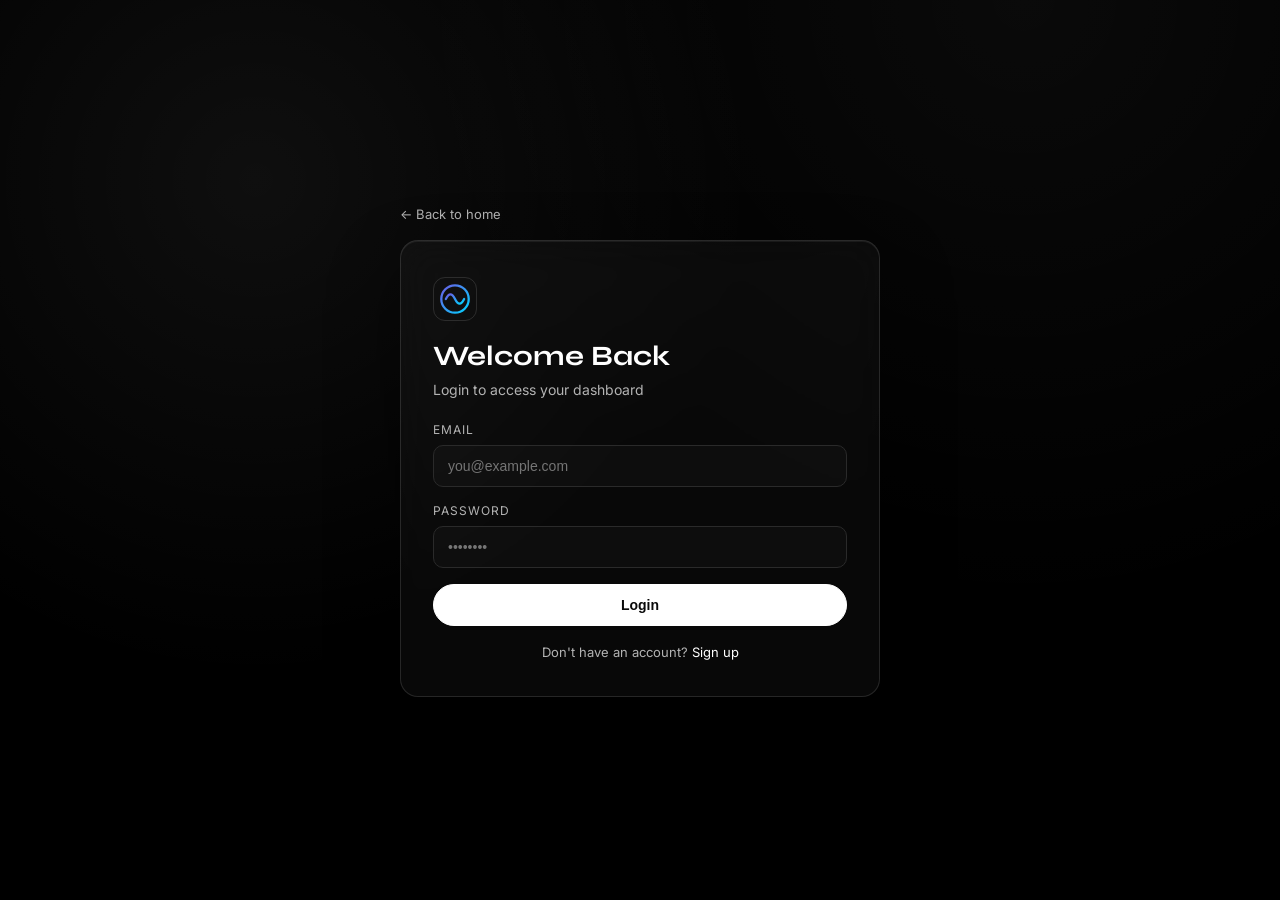
<file: templates/login.html>
<!DOCTYPE html>
<html lang="en">
<head>
<meta charset="UTF-8">
<meta name="viewport" content="width=device-width, initial-scale=1.0">
<title>Login - MindWave</title>
<link rel="preconnect" href="https://fonts.googleapis.com">
<link rel="preconnect" href="https://fonts.gstatic.com" crossorigin>
<link href="https://fonts.googleapis.com/css2?family=Inter:wght@300;400;500;600;700&family=Syne:wght@600;700&display=swap" rel="stylesheet">
<link rel="stylesheet" href="/static/css/auth.css">
</head>
<body class="auth-page">

<div class="auth-bg"></div>

<div class="auth-container">
  <a href="/" class="auth-back">← Back to home</a>
  
  <div class="auth-card">
    <div class="auth-logo">
      <svg width="32" height="32" viewBox="0 0 28 28" fill="none">
        <circle cx="14" cy="14" r="12" stroke="url(#grad3)" stroke-width="2"/>
        <path d="M6 14 Q10 6 14 14 Q18 22 22 14" stroke="url(#grad3)" stroke-width="2" fill="none" stroke-linecap="round"/>
        <defs><linearGradient id="grad3" x1="0%" y1="0%" x2="100%" y2="100%"><stop offset="0%" style="stop-color:#6C5CE7"/><stop offset="100%" style="stop-color:#00D4FF"/></linearGradient></defs>
      </svg>
    </div>
    
    <h1 class="auth-title">Welcome Back</h1>
    <p class="auth-subtitle">Login to access your dashboard</p>
    
    <form class="auth-form" id="login-form">
      <div class="form-group">
        <label for="email">Email</label>
        <input type="email" id="email" placeholder="you@example.com" required>
      </div>
      
      <div class="form-group">
        <label for="password">Password</label>
        <input type="password" id="password" placeholder="••••••••" required>
      </div>
      
      <div id="login-error" style="color:#e24b4a;font-size:13px;display:none;margin-bottom:8px"></div>
      <button type="submit" class="btn-gradient btn-full">Login</button>
    </form>
    
    <div class="auth-footer">
      <p>Don't have an account? <a href="/signup">Sign up</a></p>
    </div>
  </div>
</div>

<script>
document.getElementById('login-form').addEventListener('submit', function(e) {
  e.preventDefault();
  const email = document.getElementById('email').value.trim();
  const password = document.getElementById('password').value;
  const err = document.getElementById('login-error');
  const users = JSON.parse(localStorage.getItem('MindWave_users') || '[]');
  const user = users.find(u => u.email === email && u.password === password);
  if (!user) {
    err.textContent = 'Invalid email or password.';
    err.style.display = 'block';
    return;
  }
  localStorage.setItem('MindWave_current', JSON.stringify(user));
  window.location.href = '/dashboard';
});
</script>
</body>
</html>
</file>
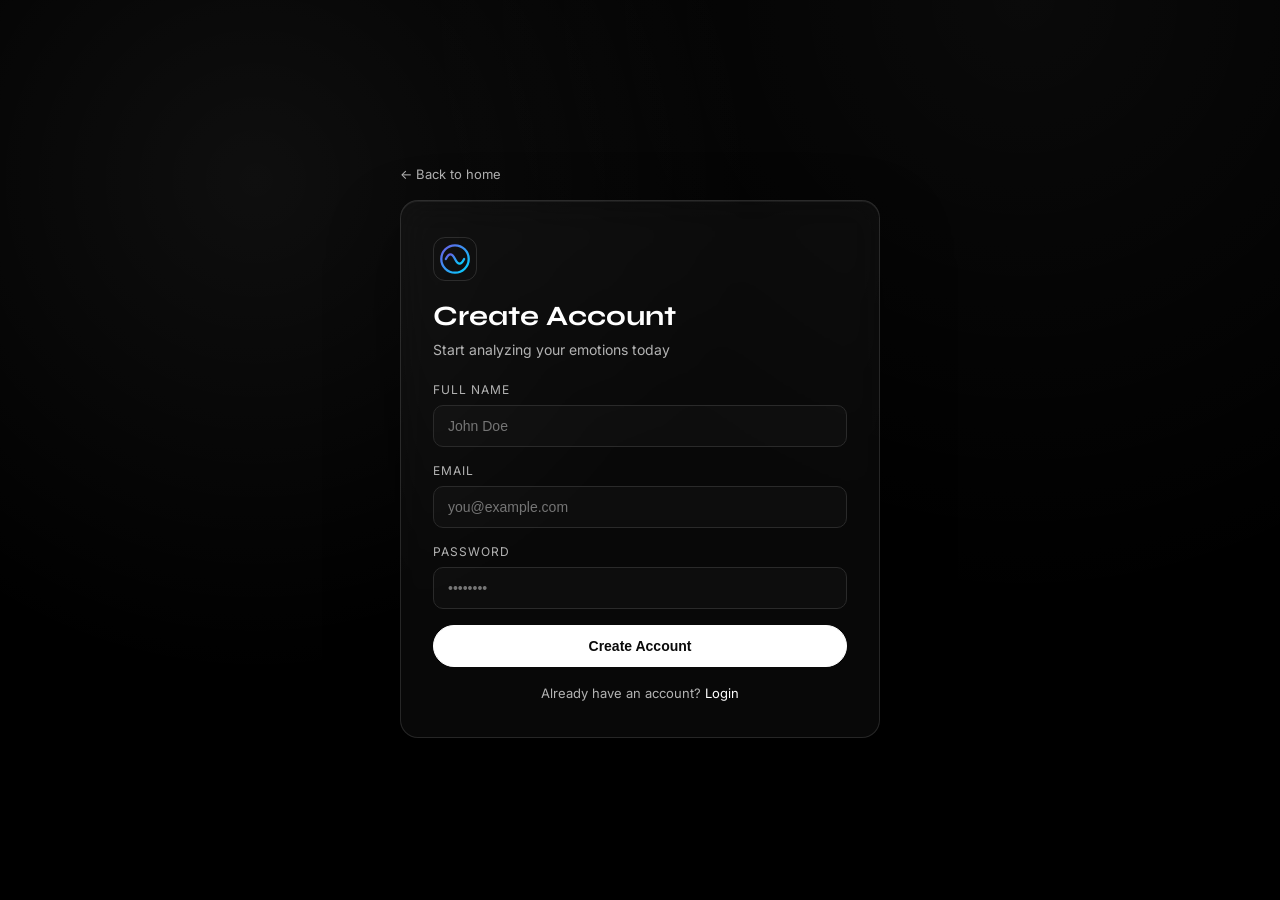
<file: templates/signup.html>
<!DOCTYPE html>
<html lang="en">
<head>
<meta charset="UTF-8">
<meta name="viewport" content="width=device-width, initial-scale=1.0">
<title>Sign Up - MindWave</title>
<link rel="preconnect" href="https://fonts.googleapis.com">
<link rel="preconnect" href="https://fonts.gstatic.com" crossorigin>
<link href="https://fonts.googleapis.com/css2?family=Inter:wght@300;400;500;600;700&family=Syne:wght@600;700&display=swap" rel="stylesheet">
<link rel="stylesheet" href="/static/css/auth.css">
</head>
<body class="auth-page">

<div class="auth-bg"></div>

<div class="auth-container">
  <a href="/" class="auth-back">← Back to home</a>
  
  <div class="auth-card">
    <div class="auth-logo">
      <svg width="32" height="32" viewBox="0 0 28 28" fill="none">
        <circle cx="14" cy="14" r="12" stroke="url(#grad4)" stroke-width="2"/>
        <path d="M6 14 Q10 6 14 14 Q18 22 22 14" stroke="url(#grad4)" stroke-width="2" fill="none" stroke-linecap="round"/>
        <defs><linearGradient id="grad4" x1="0%" y1="0%" x2="100%" y2="100%"><stop offset="0%" style="stop-color:#6C5CE7"/><stop offset="100%" style="stop-color:#00D4FF"/></linearGradient></defs>
      </svg>
    </div>
    
    <h1 class="auth-title">Create Account</h1>
    <p class="auth-subtitle">Start analyzing your emotions today</p>
    
    <form class="auth-form" id="signup-form">
      <div class="form-group">
        <label for="name">Full Name</label>
        <input type="text" id="name" placeholder="John Doe" required>
      </div>
      
      <div class="form-group">
        <label for="email">Email</label>
        <input type="email" id="email" placeholder="you@example.com" required>
      </div>
      
      <div class="form-group">
        <label for="password">Password</label>
        <input type="password" id="password" placeholder="••••••••" required>
      </div>
      
      <div id="signup-error" style="color:#e24b4a;font-size:13px;display:none;margin-bottom:8px"></div>
      <button type="submit" class="btn-gradient btn-full">Create Account</button>
    </form>
    
    <div class="auth-footer">
      <p>Already have an account? <a href="/login">Login</a></p>
    </div>
  </div>
</div>

<script>
document.getElementById('signup-form').addEventListener('submit', function(e) {
  e.preventDefault();
  const name = document.getElementById('name').value.trim();
  const email = document.getElementById('email').value.trim();
  const password = document.getElementById('password').value;
  const err = document.getElementById('signup-error');
  const users = JSON.parse(localStorage.getItem('MindWave_users') || '[]');
  if (users.find(u => u.email === email)) {
    err.textContent = 'An account with this email already exists.';
    err.style.display = 'block';
    return;
  }
  const user = { name, email, password };
  users.push(user);
  localStorage.setItem('MindWave_users', JSON.stringify(users));
  localStorage.setItem('MindWave_current', JSON.stringify(user));
  window.location.href = '/dashboard';
});
</script>
</body>
</html>
</file>
<file: static/css/contact.css>
* {
  margin: 0;
  padding: 0;
  box-sizing: border-box;
}

:root {
  --primary-bg: #000000;
  --secondary-bg: #0a0a0a;
  --tertiary-bg: #1a1a1a;
  --primary-text: #ffffff;
  --secondary-text: #b3b3b3;
  --accent: #ffffff;
  --border: #2a2a2a;
  --transition: all 0.3s ease;
}

body.contact-page {
  font-family: 'Inter', sans-serif;
  background: var(--primary-bg);
  color: var(--primary-text);
  min-height: 100vh;
}

a {
  color: inherit;
  text-decoration: none;
}

.contact-shell {
  min-height: 100vh;
  display: flex;
  align-items: center;
  justify-content: center;
  padding: 60px 24px;
  position: relative;
}

.contact-shell::before {
  content: '';
  position: absolute;
  inset: 0;
  background:
    radial-gradient(circle at 20% 20%, rgba(255, 255, 255, 0.06), transparent 40%),
    radial-gradient(circle at 80% 0%, rgba(255, 255, 255, 0.04), transparent 45%),
    var(--primary-bg);
  pointer-events: none;
}

.contact-card {
  position: relative;
  z-index: 1;
  width: 100%;
  max-width: 960px;
  padding: 44px;
  border-radius: 20px;
  background: rgba(255, 255, 255, 0.03);
  border: 1px solid rgba(255, 255, 255, 0.12);
  box-shadow: 0 30px 80px rgba(0, 0, 0, 0.45), inset 0 1px 0 rgba(255, 255, 255, 0.06);
  backdrop-filter: blur(18px);
}

.contact-head {
  display: flex;
  justify-content: space-between;
  align-items: center;
  margin-bottom: 28px;
}

.contact-head h1 {
  font-family: 'Syne', sans-serif;
  font-size: 32px;
}

.contact-sub {
  color: var(--secondary-text);
  max-width: 520px;
  margin-bottom: 32px;
}

.contact-grid {
  display: grid;
  grid-template-columns: 1.1fr 0.9fr;
  gap: 28px;
}

.contact-panel {
  display: grid;
  gap: 16px;
}

.contact-field label {
  display: block;
  font-size: 12px;
  letter-spacing: 0.08em;
  text-transform: uppercase;
  color: var(--secondary-text);
  margin-bottom: 8px;
}

.contact-field input,
.contact-field textarea {
  width: 100%;
  padding: 12px 14px;
  border-radius: 10px;
  border: 1px solid var(--border);
  background: rgba(255, 255, 255, 0.02);
  color: var(--primary-text);
  font-size: 14px;
  transition: var(--transition);
}

.contact-field textarea {
  min-height: 120px;
  resize: vertical;
}

.contact-field input:focus,
.contact-field textarea:focus {
  outline: none;
  border-color: rgba(255, 255, 255, 0.4);
  box-shadow: 0 0 0 3px rgba(255, 255, 255, 0.08);
}

.contact-actions {
  display: flex;
  gap: 12px;
  align-items: center;
}

.contact-btn {
  display: inline-flex;
  align-items: center;
  justify-content: center;
  border-radius: 999px;
  padding: 12px 18px;
  border: 1px solid #ffffff;
  background: #ffffff;
  color: #0a0a0a;
  font-weight: 600;
  font-size: 14px;
  cursor: pointer;
  transition: var(--transition);
}

.contact-btn:hover {
  transform: translateY(-2px);
  box-shadow: 0 14px 30px rgba(255, 255, 255, 0.25);
}

.contact-secondary {
  color: var(--secondary-text);
  font-size: 13px;
}

.contact-info {
  border-radius: 16px;
  padding: 24px;
  border: 1px solid rgba(255, 255, 255, 0.08);
  background: rgba(255, 255, 255, 0.02);
  display: grid;
  gap: 16px;
  align-content: start;
}

.contact-info h3 {
  font-family: 'Syne', sans-serif;
  font-size: 18px;
}

.contact-info p {
  color: var(--secondary-text);
  font-size: 14px;
  line-height: 1.7;
}

.contact-list {
  display: grid;
  gap: 10px;
  font-size: 13px;
  color: var(--secondary-text);
}

.contact-back {
  font-size: 13px;
  color: var(--secondary-text);
}

@media (max-width: 900px) {
  .contact-grid {
    grid-template-columns: 1fr;
  }
}
</file>
<file: static/css/auth.css>
* {
	margin: 0;
	padding: 0;
	box-sizing: border-box;
}

:root {
	--primary-bg: #000000;
	--secondary-bg: #0a0a0a;
	--tertiary-bg: #1a1a1a;
	--primary-text: #ffffff;
	--secondary-text: #b3b3b3;
	--accent: #ffffff;
	--border: #2a2a2a;
	--transition: all 0.3s ease;
}

body.auth-page {
	font-family: 'Inter', sans-serif;
	background: var(--primary-bg);
	color: var(--primary-text);
	min-height: 100vh;
	display: flex;
	align-items: center;
	justify-content: center;
	padding: 40px 24px;
	overflow-x: hidden;
}

.auth-bg {
	position: fixed;
	inset: 0;
	background:
		radial-gradient(circle at 20% 20%, rgba(255, 255, 255, 0.06), transparent 40%),
		radial-gradient(circle at 80% 0%, rgba(255, 255, 255, 0.04), transparent 45%),
		var(--primary-bg);
	z-index: 0;
}

.auth-bg::before,
.auth-bg::after {
	content: '';
	position: absolute;
	inset: -50% 0 0 0;
	background-image:
		radial-gradient(2px 2px at 20px 30px, rgba(255, 255, 255, 0.6), transparent 60%),
		radial-gradient(1px 1px at 80px 120px, rgba(255, 255, 255, 0.6), transparent 60%),
		radial-gradient(1px 1px at 140px 60px, rgba(255, 255, 255, 0.5), transparent 60%),
		radial-gradient(2px 2px at 220px 160px, rgba(255, 255, 255, 0.55), transparent 60%),
		radial-gradient(1px 1px at 260px 40px, rgba(255, 255, 255, 0.5), transparent 60%),
		radial-gradient(1px 1px at 320px 120px, rgba(255, 255, 255, 0.45), transparent 60%),
		radial-gradient(1px 1px at 380px 200px, rgba(255, 255, 255, 0.5), transparent 60%),
		radial-gradient(2px 2px at 460px 80px, rgba(255, 255, 255, 0.55), transparent 60%);
	opacity: 0.7;
	animation: starsDrift 14s linear infinite, starsTwinkle 3.5s ease-in-out infinite;
	pointer-events: none;
}

.auth-bg::after {
	opacity: 0.4;
	transform: translateY(10%);
	animation-duration: 22s;
}

@keyframes starsDrift {
	0% { transform: translateY(0); }
	100% { transform: translateY(120px); }
}

@keyframes starsTwinkle {
	0%, 100% { opacity: 0.6; }
	50% { opacity: 0.9; }
}

.auth-container {
	position: relative;
	z-index: 1;
	width: 100%;
	max-width: 480px;
}

.auth-back {
	display: inline-flex;
	align-items: center;
	gap: 8px;
	color: var(--secondary-text);
	text-decoration: none;
	font-size: 13px;
	margin-bottom: 18px;
	transition: var(--transition);
}

.auth-back:hover {
	color: var(--primary-text);
	transform: translateX(-2px);
}

.auth-card {
	background: rgba(255, 255, 255, 0.03);
	border: 1px solid rgba(255, 255, 255, 0.12);
	border-radius: 18px;
	padding: 36px 32px;
	box-shadow: 0 30px 70px rgba(0, 0, 0, 0.45), inset 0 1px 0 rgba(255, 255, 255, 0.06);
	backdrop-filter: blur(18px);
}

.auth-logo {
	display: inline-flex;
	align-items: center;
	justify-content: center;
	width: 44px;
	height: 44px;
	border-radius: 12px;
	border: 1px solid rgba(255, 255, 255, 0.12);
	margin-bottom: 18px;
}

.auth-title {
	font-family: 'Syne', sans-serif;
	font-size: 28px;
	margin-bottom: 8px;
}

.auth-subtitle {
	color: var(--secondary-text);
	font-size: 14px;
	margin-bottom: 24px;
}

.auth-form {
	display: grid;
	gap: 16px;
}

.form-group label {
	display: block;
	font-size: 12px;
	letter-spacing: 0.08em;
	text-transform: uppercase;
	color: var(--secondary-text);
	margin-bottom: 8px;
}

.form-group input {
	width: 100%;
	padding: 12px 14px;
	border-radius: 10px;
	border: 1px solid var(--border);
	background: rgba(255, 255, 255, 0.02);
	color: var(--primary-text);
	font-size: 14px;
	transition: var(--transition);
}

.form-group input:focus {
	outline: none;
	border-color: rgba(255, 255, 255, 0.4);
	box-shadow: 0 0 0 3px rgba(255, 255, 255, 0.08);
}

.btn-gradient {
	display: inline-flex;
	align-items: center;
	justify-content: center;
	gap: 8px;
	border-radius: 999px;
	padding: 12px 18px;
	border: 1px solid #ffffff;
	background: #ffffff;
	color: #0a0a0a;
	font-weight: 600;
	font-size: 14px;
	cursor: pointer;
	transition: var(--transition);
}

.btn-gradient:hover {
	transform: translateY(-2px);
	box-shadow: 0 14px 30px rgba(255, 255, 255, 0.25);
}

.btn-full {
	width: 100%;
}

.auth-footer {
	margin-top: 18px;
	font-size: 13px;
	color: var(--secondary-text);
	text-align: center;
}

.auth-footer a {
	color: var(--primary-text);
	text-decoration: none;
}

.auth-footer a:hover {
	text-decoration: underline;
}
</file>
